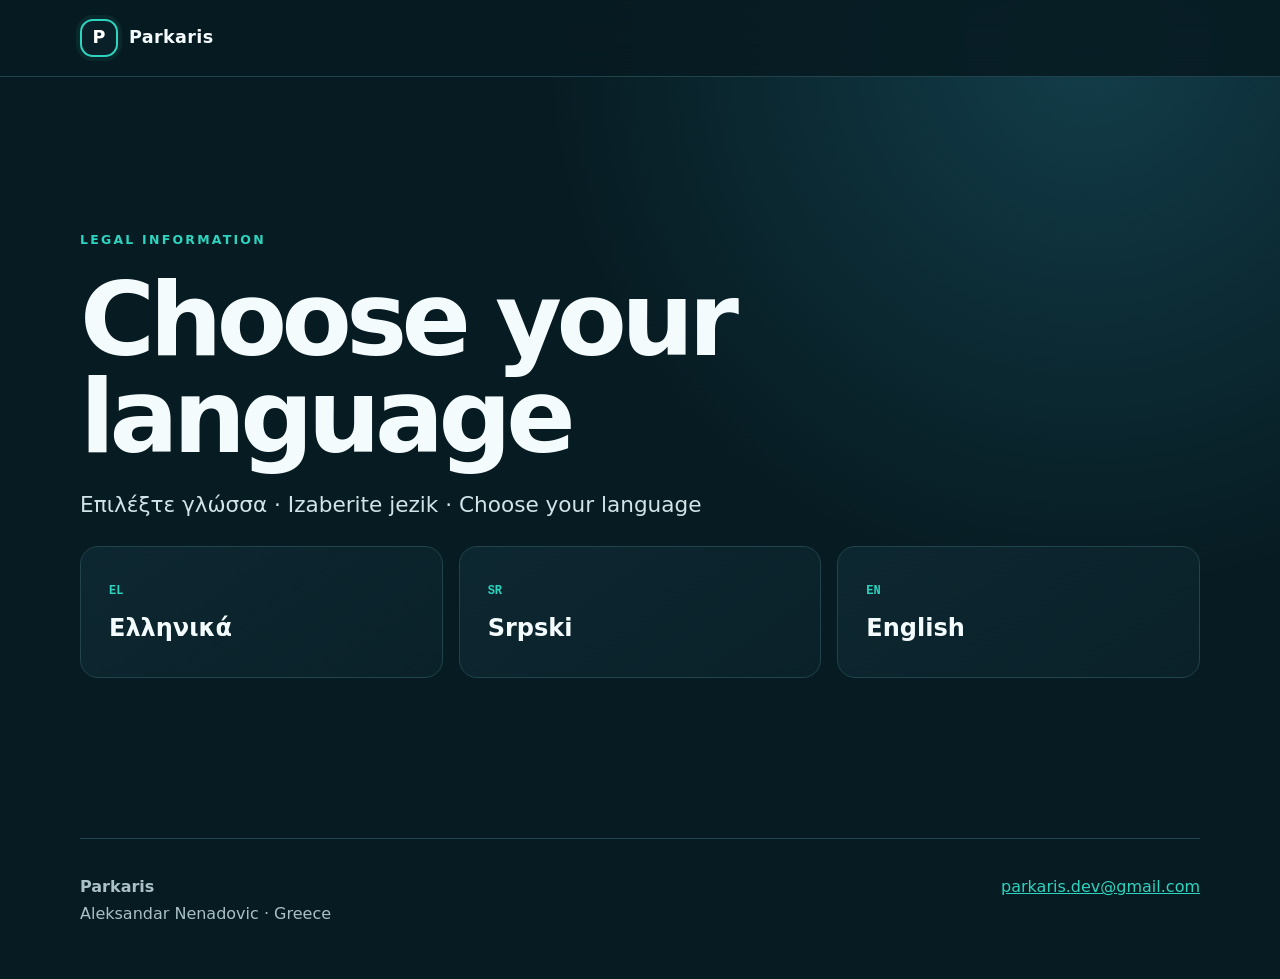
<file: index.html>
<!doctype html><html lang="en"><head><meta charset="utf-8"><meta name="viewport" content="width=device-width,initial-scale=1"><meta name="theme-color" content="#071b22"><meta name="description" content="Parkaris legal information."><title>Parkaris · Legal</title><link rel="icon" type="image/svg+xml" href="data:image/svg+xml,%3Csvg xmlns='http://www.w3.org/2000/svg' viewBox='0 0 64 64'%3E%3Crect width='64' height='64' rx='16' fill='%23071b22'/%3E%3Ccircle cx='32' cy='32' r='22' fill='none' stroke='%232dd4bf' stroke-width='4'/%3E%3Cpath d='M24 47V17h11c8 0 13 5 13 12S43 41 35 41h-5v6zm6-12h5c4 0 7-2 7-6s-3-6-7-6h-5z' fill='white'/%3E%3C/svg%3E"><link rel="stylesheet" href="styles.css"></head><body><header class="topbar"><nav class="shell nav"><a class="brand" href="./"><span class="mark">P</span>Parkaris</a></nav></header><main class="hero shell"><p class="eyebrow">LEGAL INFORMATION</p><h1>Choose your language</h1><p class="lede">Επιλέξτε γλώσσα · Izaberite jezik · Choose your language</p><section class="cards"><a class="card" href="el/"><span>EL</span><h2>Ελληνικά</h2></a><a class="card" href="sr/"><span>SR</span><h2>Srpski</h2></a><a class="card" href="en/"><span>EN</span><h2>English</h2></a></section></main><footer class="shell footer"><div><strong>Parkaris</strong><br>Aleksandar Nenadovic · Greece</div><a href="mailto:parkaris.dev@gmail.com">parkaris.dev@gmail.com</a></footer></body></html>
</file>
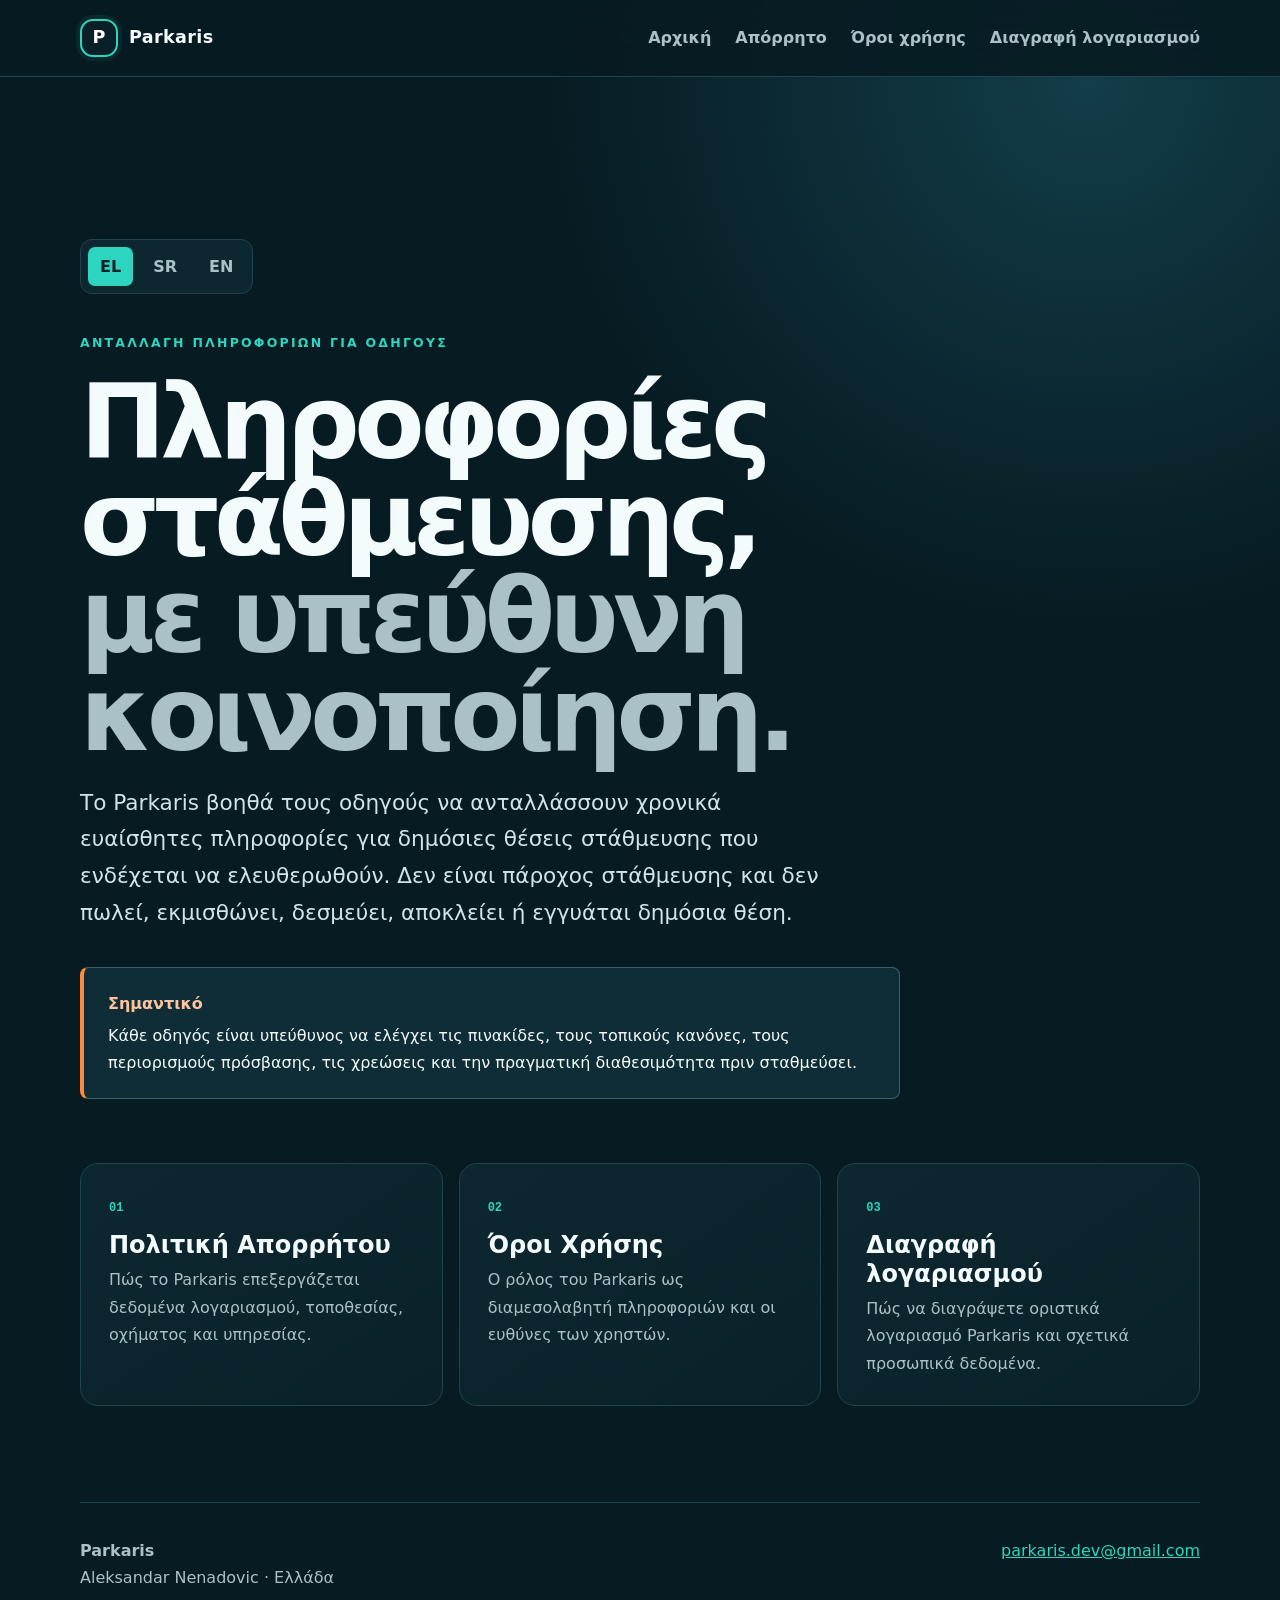
<file: el/index.html>
<!doctype html><html lang="el"><head><meta charset="utf-8"><meta name="viewport" content="width=device-width,initial-scale=1"><meta name="theme-color" content="#071b22"><meta name="description" content="Το Parkaris βοηθά τους οδηγούς να ανταλλάσσουν χρονικά ευαίσθητες πληροφορίες για δημόσιες θέσεις στάθμευσης που ενδέχεται να ελευθερωθούν. Δεν είναι πάροχος στάθμευσης και δεν πωλεί, εκμισθώνει, δεσμεύει, αποκλείει ή εγγυάται δημόσια θέση."><title>Parkaris · Parkaris</title><link rel="icon" type="image/svg+xml" href="data:image/svg+xml,%3Csvg xmlns='http://www.w3.org/2000/svg' viewBox='0 0 64 64'%3E%3Crect width='64' height='64' rx='16' fill='%23071b22'/%3E%3Ccircle cx='32' cy='32' r='22' fill='none' stroke='%232dd4bf' stroke-width='4'/%3E%3Cpath d='M24 47V17h11c8 0 13 5 13 12S43 41 35 41h-5v6zm6-12h5c4 0 7-2 7-6s-3-6-7-6h-5z' fill='white'/%3E%3C/svg%3E"><link rel="stylesheet" href="../styles.css"></head><body><header class="topbar"><nav class="shell nav"><a class="brand" href="../el/"><span class="mark">P</span>Parkaris</a><div class="navlinks"><a href="../el/">Αρχική</a><a href="../el/privacy/">Απόρρητο</a><a href="../el/terms/">Όροι χρήσης</a><a href="../el/delete-account/">Διαγραφή λογαριασμού</a></div></nav></header><main><section class="hero shell"><div class="langbar"><a href="../el/" class="active">EL</a><a href="../sr/">SR</a><a href="../en/">EN</a></div><p class="eyebrow">ΑΝΤΑΛΛΑΓΗ ΠΛΗΡΟΦΟΡΙΩΝ ΓΙΑ ΟΔΗΓΟΥΣ</p><h1>Πληροφορίες στάθμευσης,<br><span>με υπεύθυνη κοινοποίηση.</span></h1><p class="lede">Το Parkaris βοηθά τους οδηγούς να ανταλλάσσουν χρονικά ευαίσθητες πληροφορίες για δημόσιες θέσεις στάθμευσης που ενδέχεται να ελευθερωθούν. Δεν είναι πάροχος στάθμευσης και δεν πωλεί, εκμισθώνει, δεσμεύει, αποκλείει ή εγγυάται δημόσια θέση.</p><div class="notice"><strong>Σημαντικό</strong><p>Κάθε οδηγός είναι υπεύθυνος να ελέγχει τις πινακίδες, τους τοπικούς κανόνες, τους περιορισμούς πρόσβασης, τις χρεώσεις και την πραγματική διαθεσιμότητα πριν σταθμεύσει.</p></div></section><section class="shell cards"><a class="card" href="privacy/"><span>01</span><h2>Πολιτική Απορρήτου</h2><p>Πώς το Parkaris επεξεργάζεται δεδομένα λογαριασμού, τοποθεσίας, οχήματος και υπηρεσίας.</p></a><a class="card" href="terms/"><span>02</span><h2>Όροι Χρήσης</h2><p>Ο ρόλος του Parkaris ως διαμεσολαβητή πληροφοριών και οι ευθύνες των χρηστών.</p></a><a class="card" href="delete-account/"><span>03</span><h2>Διαγραφή λογαριασμού</h2><p>Πώς να διαγράψετε οριστικά λογαριασμό Parkaris και σχετικά προσωπικά δεδομένα.</p></a></section></main><footer class="shell footer"><div><strong>Parkaris</strong><br>Aleksandar Nenadovic · Ελλάδα</div><a href="mailto:parkaris.dev@gmail.com">parkaris.dev@gmail.com</a></footer></body></html>
</file>
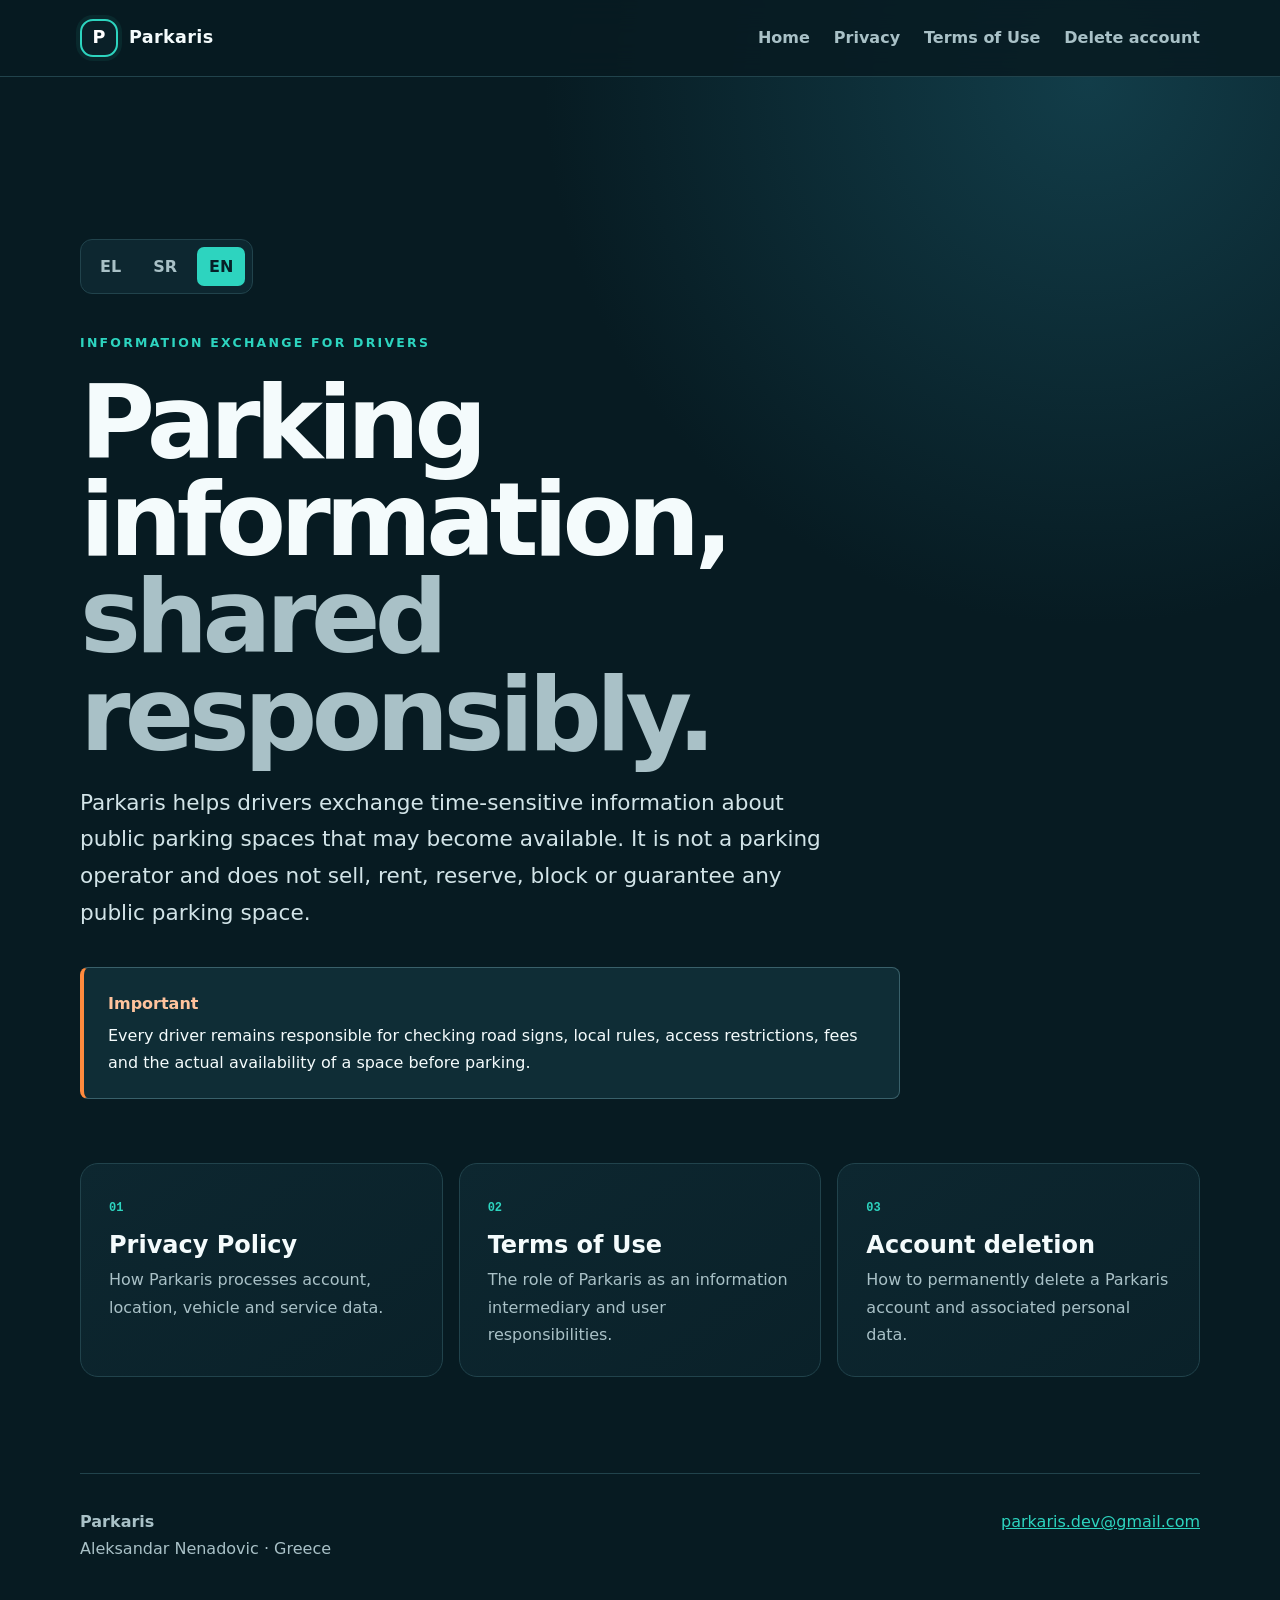
<file: en/index.html>
<!doctype html><html lang="en"><head><meta charset="utf-8"><meta name="viewport" content="width=device-width,initial-scale=1"><meta name="theme-color" content="#071b22"><meta name="description" content="Parkaris helps drivers exchange time-sensitive information about public parking spaces that may become available. It is not a parking operator and does not sell, rent, reserve, block or guarantee any public parking space."><title>Parkaris · Parkaris</title><link rel="icon" type="image/svg+xml" href="data:image/svg+xml,%3Csvg xmlns='http://www.w3.org/2000/svg' viewBox='0 0 64 64'%3E%3Crect width='64' height='64' rx='16' fill='%23071b22'/%3E%3Ccircle cx='32' cy='32' r='22' fill='none' stroke='%232dd4bf' stroke-width='4'/%3E%3Cpath d='M24 47V17h11c8 0 13 5 13 12S43 41 35 41h-5v6zm6-12h5c4 0 7-2 7-6s-3-6-7-6h-5z' fill='white'/%3E%3C/svg%3E"><link rel="stylesheet" href="../styles.css"></head><body><header class="topbar"><nav class="shell nav"><a class="brand" href="../en/"><span class="mark">P</span>Parkaris</a><div class="navlinks"><a href="../en/">Home</a><a href="../en/privacy/">Privacy</a><a href="../en/terms/">Terms of Use</a><a href="../en/delete-account/">Delete account</a></div></nav></header><main><section class="hero shell"><div class="langbar"><a href="../el/">EL</a><a href="../sr/">SR</a><a href="../en/" class="active">EN</a></div><p class="eyebrow">INFORMATION EXCHANGE FOR DRIVERS</p><h1>Parking information,<br><span>shared responsibly.</span></h1><p class="lede">Parkaris helps drivers exchange time-sensitive information about public parking spaces that may become available. It is not a parking operator and does not sell, rent, reserve, block or guarantee any public parking space.</p><div class="notice"><strong>Important</strong><p>Every driver remains responsible for checking road signs, local rules, access restrictions, fees and the actual availability of a space before parking.</p></div></section><section class="shell cards"><a class="card" href="privacy/"><span>01</span><h2>Privacy Policy</h2><p>How Parkaris processes account, location, vehicle and service data.</p></a><a class="card" href="terms/"><span>02</span><h2>Terms of Use</h2><p>The role of Parkaris as an information intermediary and user responsibilities.</p></a><a class="card" href="delete-account/"><span>03</span><h2>Account deletion</h2><p>How to permanently delete a Parkaris account and associated personal data.</p></a></section></main><footer class="shell footer"><div><strong>Parkaris</strong><br>Aleksandar Nenadovic · Greece</div><a href="mailto:parkaris.dev@gmail.com">parkaris.dev@gmail.com</a></footer></body></html>
</file>
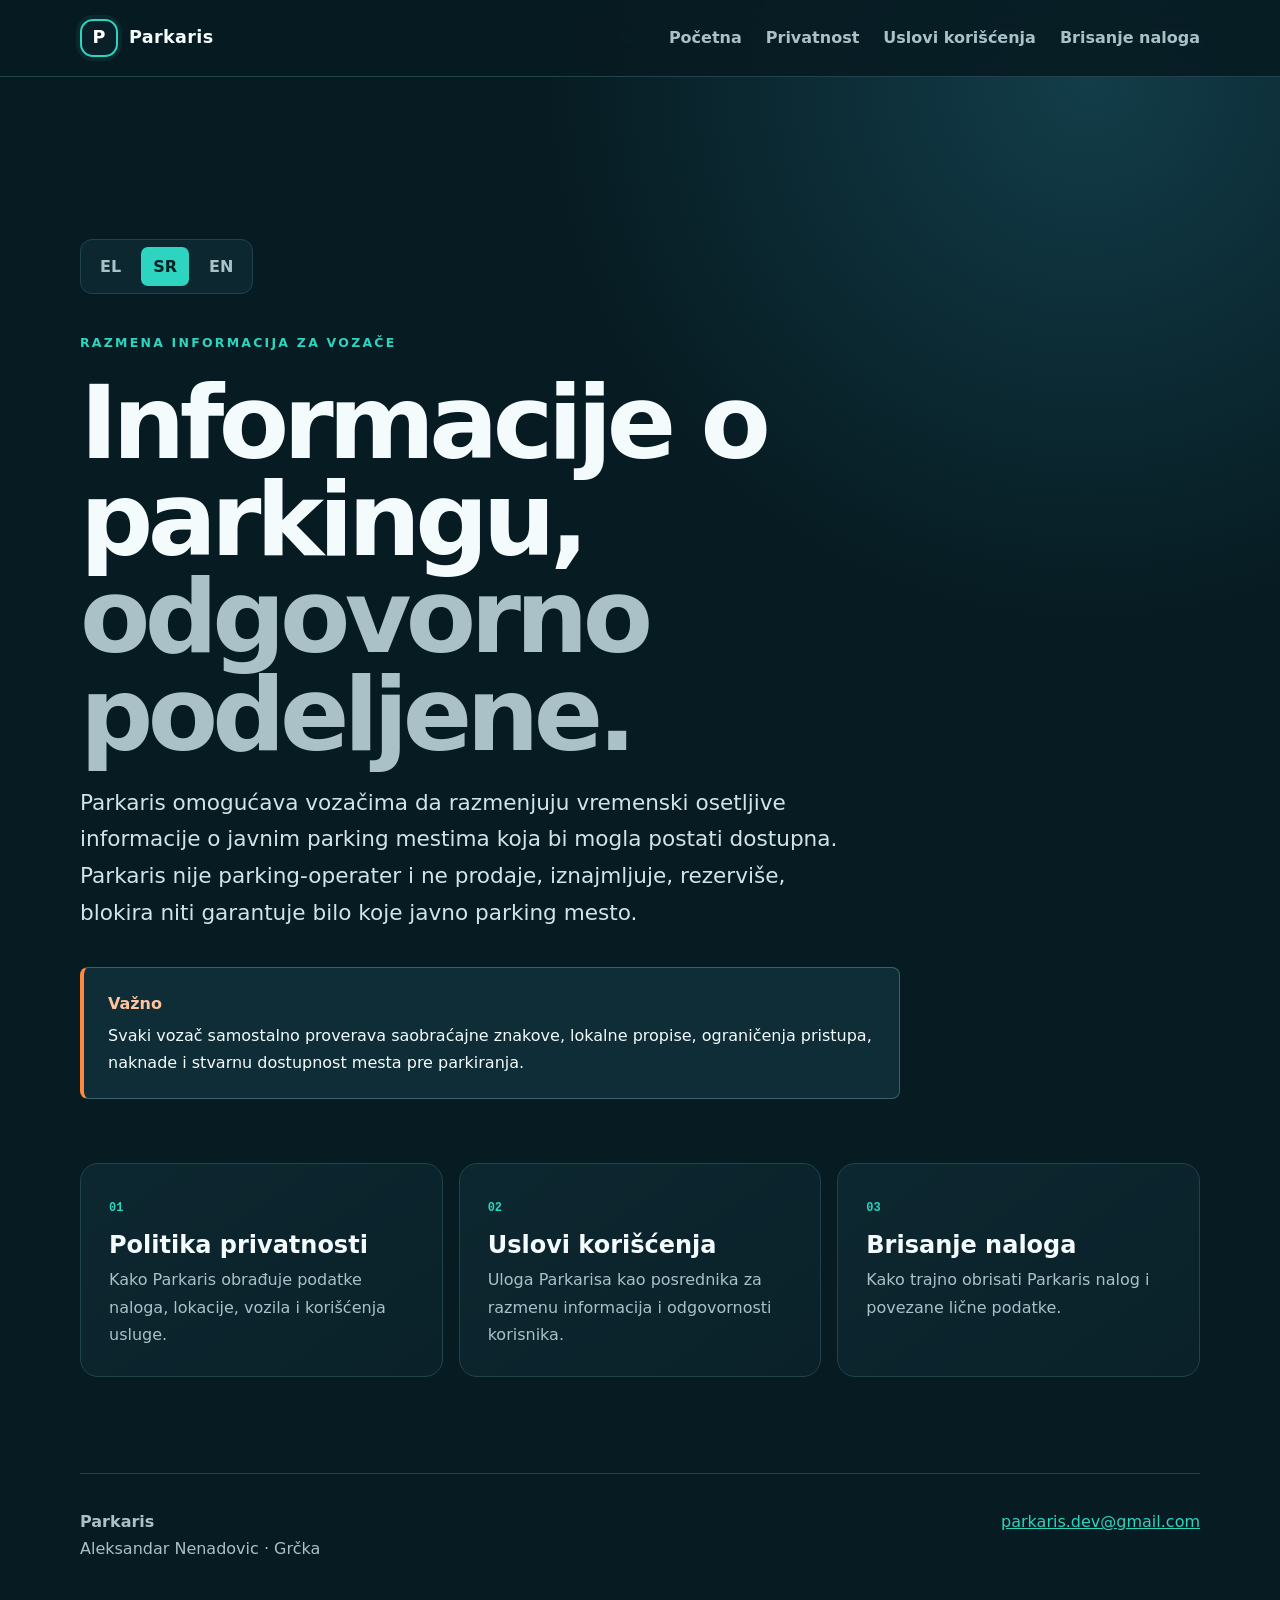
<file: sr/index.html>
<!doctype html><html lang="sr"><head><meta charset="utf-8"><meta name="viewport" content="width=device-width,initial-scale=1"><meta name="theme-color" content="#071b22"><meta name="description" content="Parkaris omogućava vozačima da razmenjuju vremenski osetljive informacije o javnim parking mestima koja bi mogla postati dostupna. Parkaris nije parking-operater i ne prodaje, iznajmljuje, rezerviše, blokira niti garantuje bilo koje javno parking mesto."><title>Parkaris · Parkaris</title><link rel="icon" type="image/svg+xml" href="data:image/svg+xml,%3Csvg xmlns='http://www.w3.org/2000/svg' viewBox='0 0 64 64'%3E%3Crect width='64' height='64' rx='16' fill='%23071b22'/%3E%3Ccircle cx='32' cy='32' r='22' fill='none' stroke='%232dd4bf' stroke-width='4'/%3E%3Cpath d='M24 47V17h11c8 0 13 5 13 12S43 41 35 41h-5v6zm6-12h5c4 0 7-2 7-6s-3-6-7-6h-5z' fill='white'/%3E%3C/svg%3E"><link rel="stylesheet" href="../styles.css"></head><body><header class="topbar"><nav class="shell nav"><a class="brand" href="../sr/"><span class="mark">P</span>Parkaris</a><div class="navlinks"><a href="../sr/">Početna</a><a href="../sr/privacy/">Privatnost</a><a href="../sr/terms/">Uslovi korišćenja</a><a href="../sr/delete-account/">Brisanje naloga</a></div></nav></header><main><section class="hero shell"><div class="langbar"><a href="../el/">EL</a><a href="../sr/" class="active">SR</a><a href="../en/">EN</a></div><p class="eyebrow">RAZMENA INFORMACIJA ZA VOZAČE</p><h1>Informacije o parkingu,<br><span>odgovorno podeljene.</span></h1><p class="lede">Parkaris omogućava vozačima da razmenjuju vremenski osetljive informacije o javnim parking mestima koja bi mogla postati dostupna. Parkaris nije parking-operater i ne prodaje, iznajmljuje, rezerviše, blokira niti garantuje bilo koje javno parking mesto.</p><div class="notice"><strong>Važno</strong><p>Svaki vozač samostalno proverava saobraćajne znakove, lokalne propise, ograničenja pristupa, naknade i stvarnu dostupnost mesta pre parkiranja.</p></div></section><section class="shell cards"><a class="card" href="privacy/"><span>01</span><h2>Politika privatnosti</h2><p>Kako Parkaris obrađuje podatke naloga, lokacije, vozila i korišćenja usluge.</p></a><a class="card" href="terms/"><span>02</span><h2>Uslovi korišćenja</h2><p>Uloga Parkarisa kao posrednika za razmenu informacija i odgovornosti korisnika.</p></a><a class="card" href="delete-account/"><span>03</span><h2>Brisanje naloga</h2><p>Kako trajno obrisati Parkaris nalog i povezane lične podatke.</p></a></section></main><footer class="shell footer"><div><strong>Parkaris</strong><br>Aleksandar Nenadovic · Grčka</div><a href="mailto:parkaris.dev@gmail.com">parkaris.dev@gmail.com</a></footer></body></html>
</file>
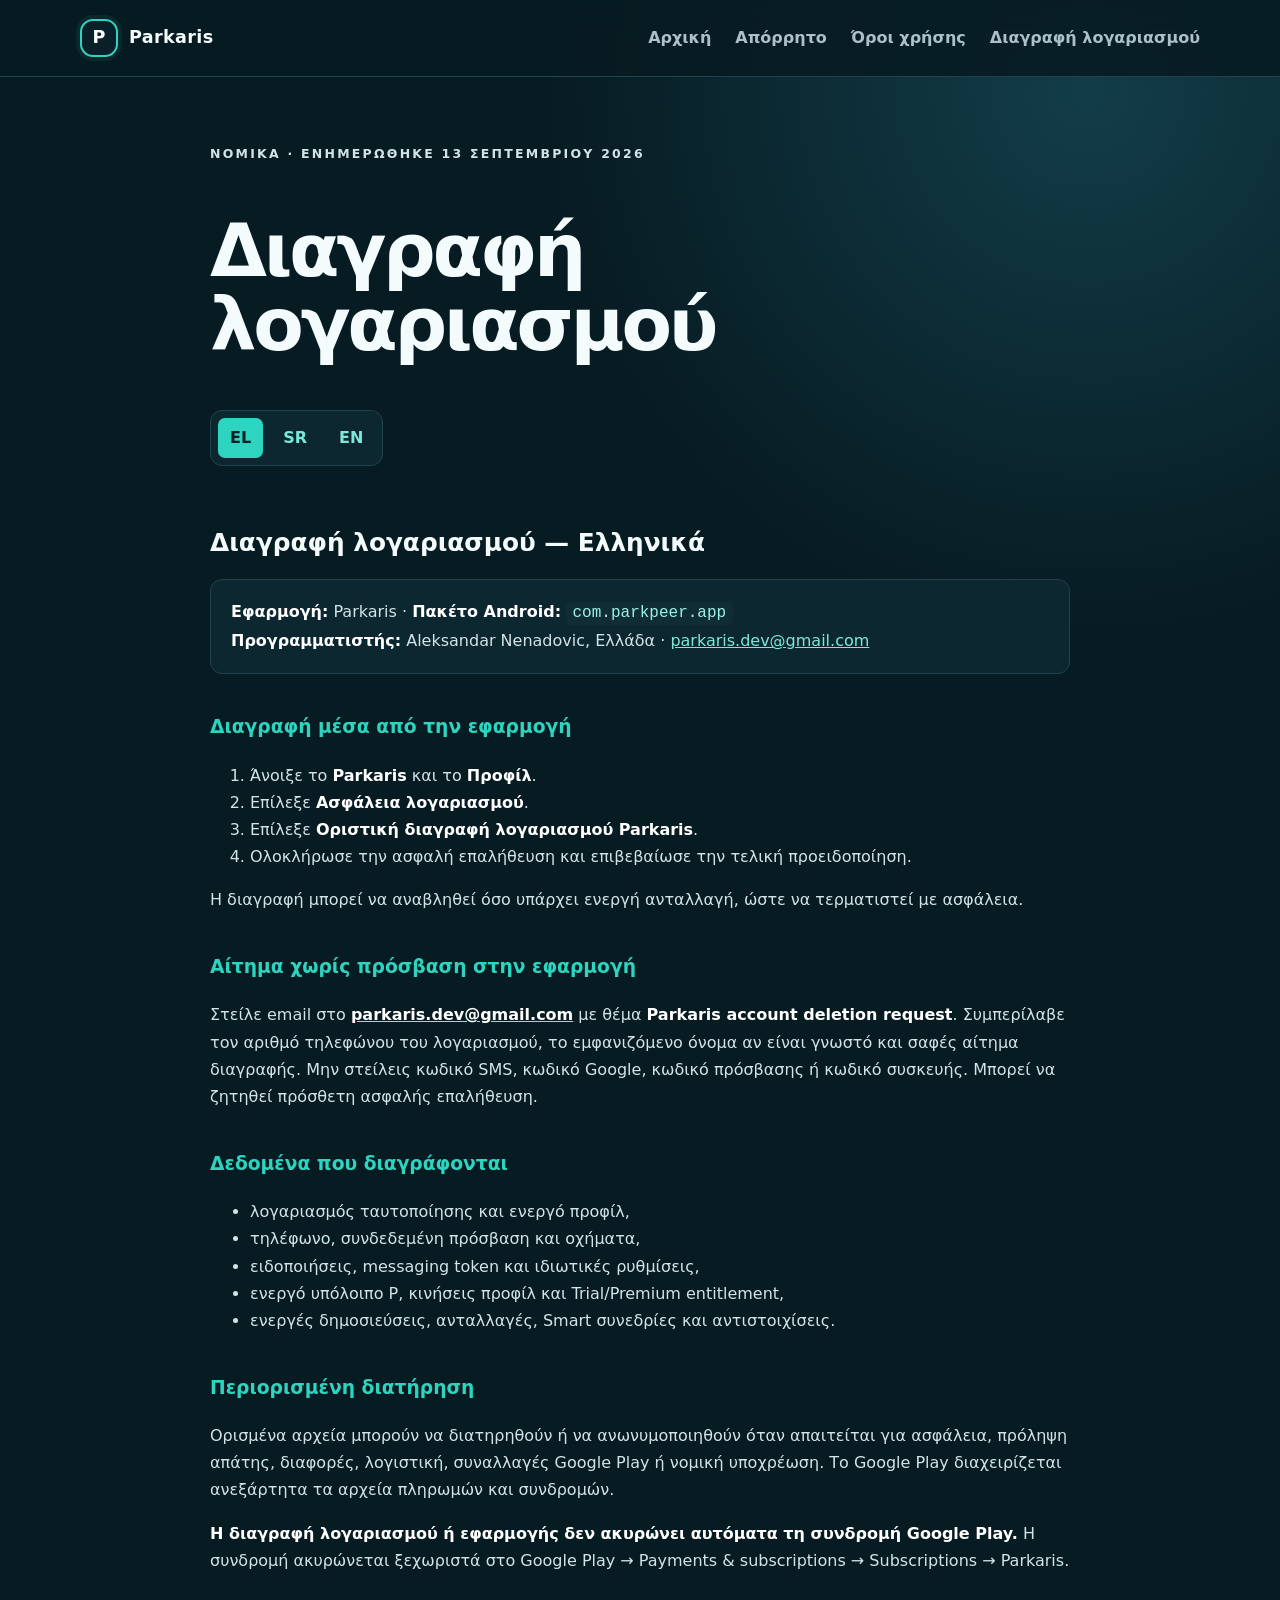
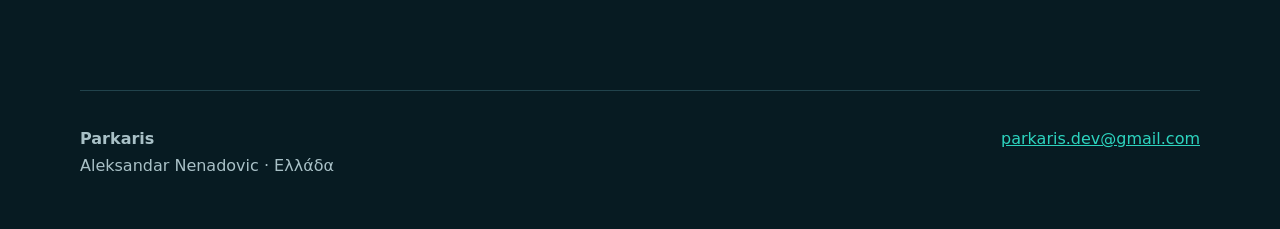
<file: el/delete-account/index.html>
<!doctype html><html lang="el"><head><meta charset="utf-8"><meta name="viewport" content="width=device-width,initial-scale=1"><meta name="theme-color" content="#071b22"><meta name="description" content="Πώς να διαγράψετε οριστικά λογαριασμό Parkaris και σχετικά προσωπικά δεδομένα."><title>Διαγραφή λογαριασμού · Parkaris</title><link rel="icon" type="image/svg+xml" href="data:image/svg+xml,%3Csvg xmlns='http://www.w3.org/2000/svg' viewBox='0 0 64 64'%3E%3Crect width='64' height='64' rx='16' fill='%23071b22'/%3E%3Ccircle cx='32' cy='32' r='22' fill='none' stroke='%232dd4bf' stroke-width='4'/%3E%3Cpath d='M24 47V17h11c8 0 13 5 13 12S43 41 35 41h-5v6zm6-12h5c4 0 7-2 7-6s-3-6-7-6h-5z' fill='white'/%3E%3C/svg%3E"><link rel="stylesheet" href="../../styles.css"></head><body><header class="topbar"><nav class="shell nav"><a class="brand" href="../../el/"><span class="mark">P</span>Parkaris</a><div class="navlinks"><a href="../../el/">Αρχική</a><a href="../../el/privacy/">Απόρρητο</a><a href="../../el/terms/">Όροι χρήσης</a><a href="../../el/delete-account/">Διαγραφή λογαριασμού</a></div></nav></header><main class="document"><p class="eyebrow">ΝΟΜΙΚΑ · ΕΝΗΜΕΡΩΘΗΚΕ 13 ΣΕΠΤΕΜΒΡΙΟΥ 2026</p><h1>Διαγραφή λογαριασμού</h1><div class="langbar"><a href="../../el/delete-account/" class="active">EL</a><a href="../../sr/delete-account/">SR</a><a href="../../en/delete-account/">EN</a></div><section class="legal-section"><h2>Διαγραφή λογαριασμού — Ελληνικά</h2><p class="legal-note"><strong>Εφαρμογή:</strong> Parkaris · <strong>Πακέτο Android:</strong> <code>com.parkpeer.app</code><br><strong>Προγραμματιστής:</strong> Aleksandar Nenadovic, Ελλάδα · <a href="mailto:parkaris.dev@gmail.com">parkaris.dev@gmail.com</a></p><h3>Διαγραφή μέσα από την εφαρμογή</h3><ol><li>Άνοιξε το <strong>Parkaris</strong> και το <strong>Προφίλ</strong>.</li><li>Επίλεξε <strong>Ασφάλεια λογαριασμού</strong>.</li><li>Επίλεξε <strong>Οριστική διαγραφή λογαριασμού Parkaris</strong>.</li><li>Ολοκλήρωσε την ασφαλή επαλήθευση και επιβεβαίωσε την τελική προειδοποίηση.</li></ol><p>Η διαγραφή μπορεί να αναβληθεί όσο υπάρχει ενεργή ανταλλαγή, ώστε να τερματιστεί με ασφάλεια.</p><h3>Αίτημα χωρίς πρόσβαση στην εφαρμογή</h3><p>Στείλε email στο <a href="mailto:parkaris.dev@gmail.com"><strong>parkaris.dev@gmail.com</strong></a> με θέμα <strong>Parkaris account deletion request</strong>. Συμπερίλαβε τον αριθμό τηλεφώνου του λογαριασμού, το εμφανιζόμενο όνομα αν είναι γνωστό και σαφές αίτημα διαγραφής. Μην στείλεις κωδικό SMS, κωδικό Google, κωδικό πρόσβασης ή κωδικό συσκευής. Μπορεί να ζητηθεί πρόσθετη ασφαλής επαλήθευση.</p><h3>Δεδομένα που διαγράφονται</h3><ul><li>λογαριασμός ταυτοποίησης και ενεργό προφίλ,</li><li>τηλέφωνο, συνδεδεμένη πρόσβαση και οχήματα,</li><li>ειδοποιήσεις, messaging token και ιδιωτικές ρυθμίσεις,</li><li>ενεργό υπόλοιπο P, κινήσεις προφίλ και Trial/Premium entitlement,</li><li>ενεργές δημοσιεύσεις, ανταλλαγές, Smart συνεδρίες και αντιστοιχίσεις.</li></ul><h3>Περιορισμένη διατήρηση</h3><p>Ορισμένα αρχεία μπορούν να διατηρηθούν ή να ανωνυμοποιηθούν όταν απαιτείται για ασφάλεια, πρόληψη απάτης, διαφορές, λογιστική, συναλλαγές Google Play ή νομική υποχρέωση. Το Google Play διαχειρίζεται ανεξάρτητα τα αρχεία πληρωμών και συνδρομών.</p><p><strong>Η διαγραφή λογαριασμού ή εφαρμογής δεν ακυρώνει αυτόματα τη συνδρομή Google Play.</strong> Η συνδρομή ακυρώνεται ξεχωριστά στο Google Play → Payments &amp; subscriptions → Subscriptions → Parkaris.</p></section></main><footer class="shell footer"><div><strong>Parkaris</strong><br>Aleksandar Nenadovic · Ελλάδα</div><a href="mailto:parkaris.dev@gmail.com">parkaris.dev@gmail.com</a></footer></body></html>
</file>
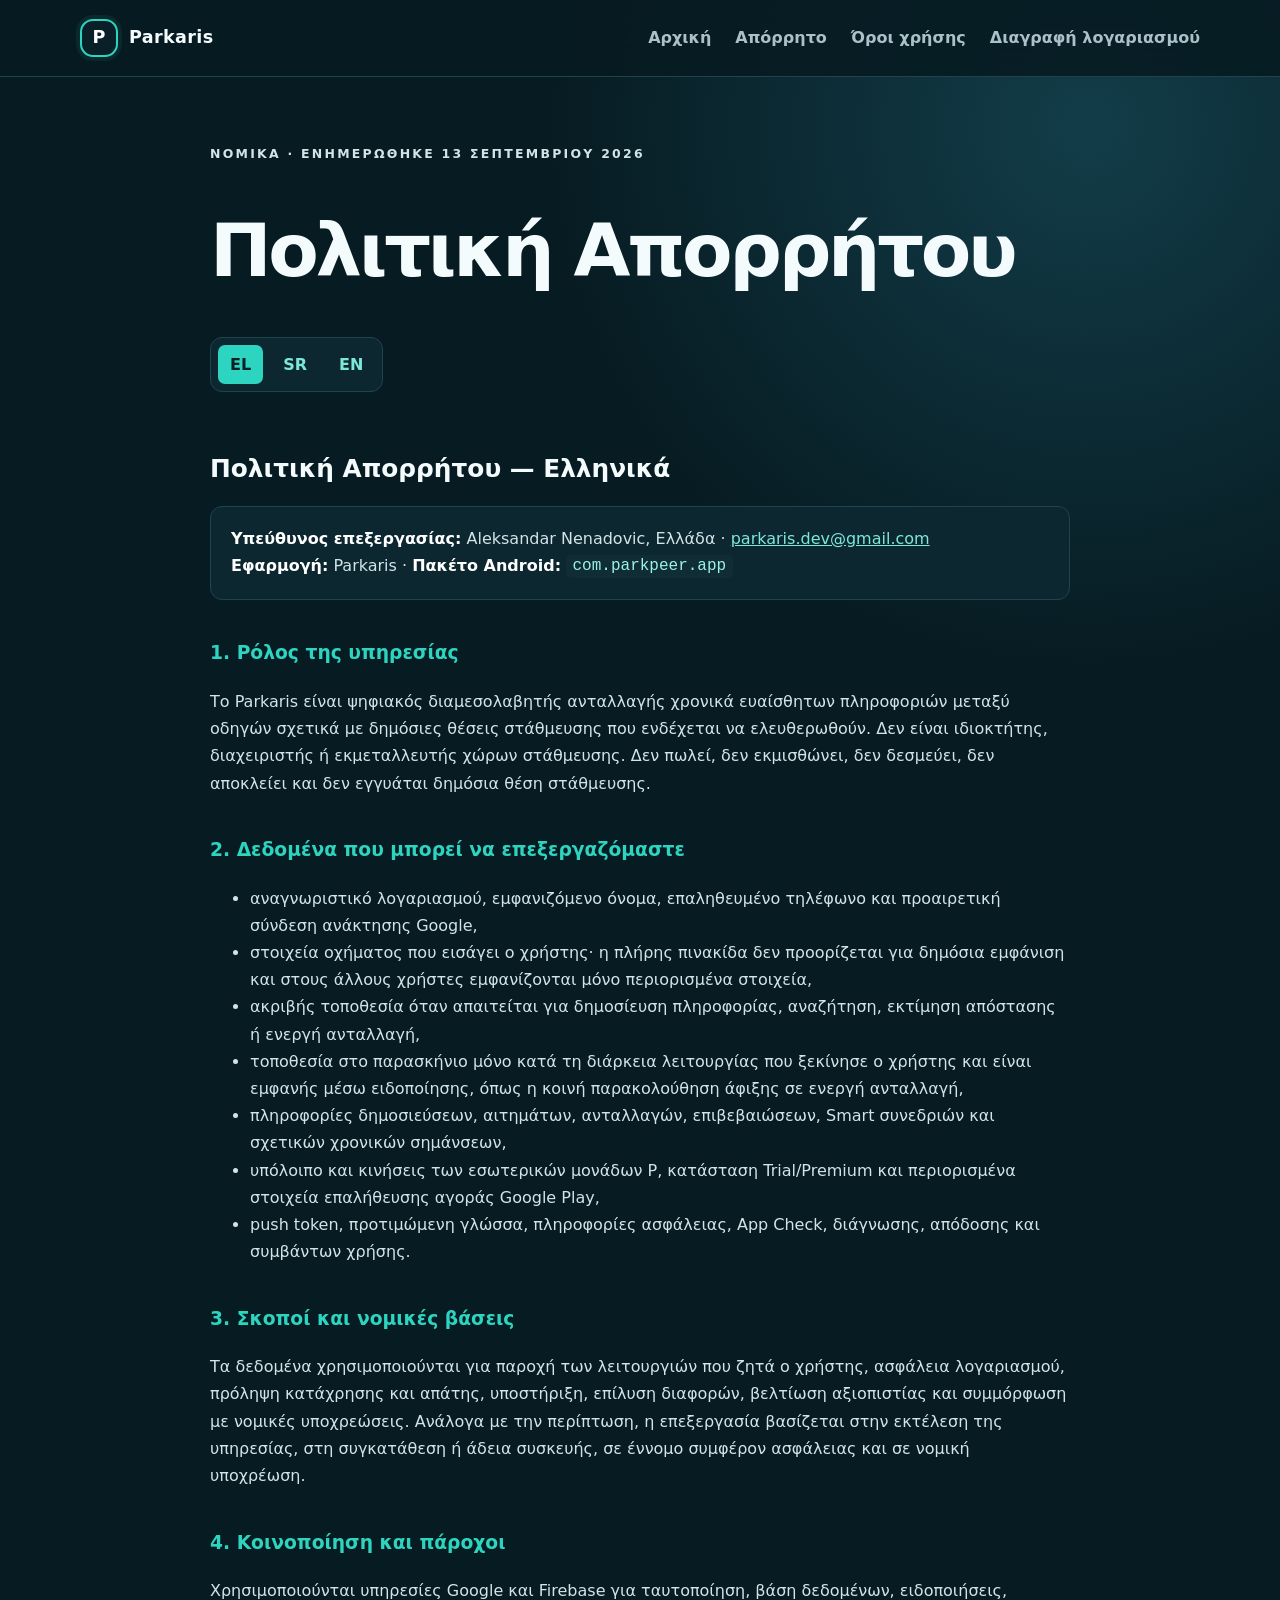
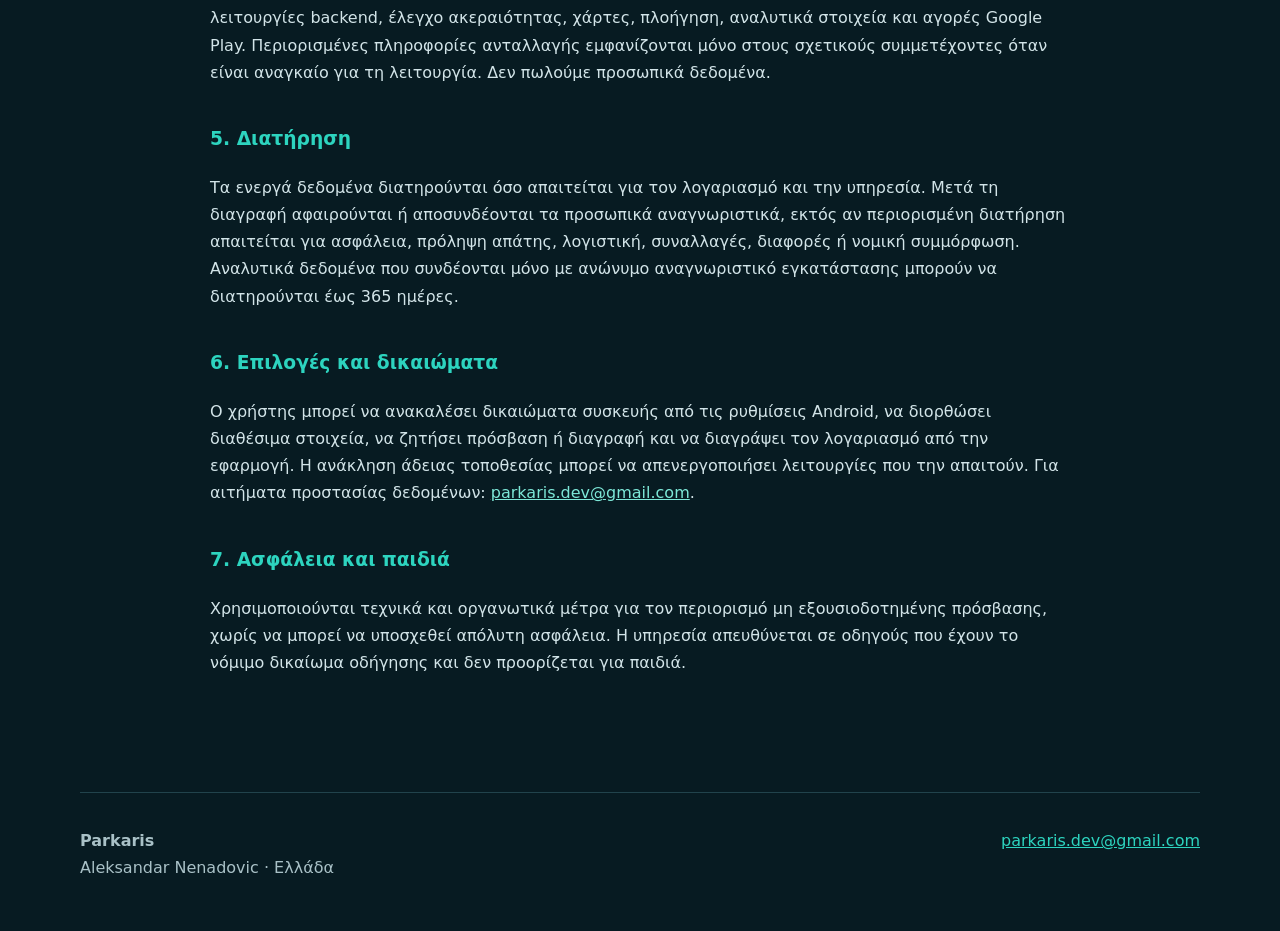
<file: el/privacy/index.html>
<!doctype html><html lang="el"><head><meta charset="utf-8"><meta name="viewport" content="width=device-width,initial-scale=1"><meta name="theme-color" content="#071b22"><meta name="description" content="Πώς το Parkaris επεξεργάζεται δεδομένα λογαριασμού, τοποθεσίας, οχήματος και υπηρεσίας."><title>Πολιτική Απορρήτου · Parkaris</title><link rel="icon" type="image/svg+xml" href="data:image/svg+xml,%3Csvg xmlns='http://www.w3.org/2000/svg' viewBox='0 0 64 64'%3E%3Crect width='64' height='64' rx='16' fill='%23071b22'/%3E%3Ccircle cx='32' cy='32' r='22' fill='none' stroke='%232dd4bf' stroke-width='4'/%3E%3Cpath d='M24 47V17h11c8 0 13 5 13 12S43 41 35 41h-5v6zm6-12h5c4 0 7-2 7-6s-3-6-7-6h-5z' fill='white'/%3E%3C/svg%3E"><link rel="stylesheet" href="../../styles.css"></head><body><header class="topbar"><nav class="shell nav"><a class="brand" href="../../el/"><span class="mark">P</span>Parkaris</a><div class="navlinks"><a href="../../el/">Αρχική</a><a href="../../el/privacy/">Απόρρητο</a><a href="../../el/terms/">Όροι χρήσης</a><a href="../../el/delete-account/">Διαγραφή λογαριασμού</a></div></nav></header><main class="document"><p class="eyebrow">ΝΟΜΙΚΑ · ΕΝΗΜΕΡΩΘΗΚΕ 13 ΣΕΠΤΕΜΒΡΙΟΥ 2026</p><h1>Πολιτική Απορρήτου</h1><div class="langbar"><a href="../../el/privacy/" class="active">EL</a><a href="../../sr/privacy/">SR</a><a href="../../en/privacy/">EN</a></div><section class="legal-section"><h2>Πολιτική Απορρήτου — Ελληνικά</h2><p class="legal-note"><strong>Υπεύθυνος επεξεργασίας:</strong> Aleksandar Nenadovic, Ελλάδα · <a href="mailto:parkaris.dev@gmail.com">parkaris.dev@gmail.com</a><br><strong>Εφαρμογή:</strong> Parkaris · <strong>Πακέτο Android:</strong> <code>com.parkpeer.app</code></p><h3>1. Ρόλος της υπηρεσίας</h3><p>Το Parkaris είναι ψηφιακός διαμεσολαβητής ανταλλαγής χρονικά ευαίσθητων πληροφοριών μεταξύ οδηγών σχετικά με δημόσιες θέσεις στάθμευσης που ενδέχεται να ελευθερωθούν. Δεν είναι ιδιοκτήτης, διαχειριστής ή εκμεταλλευτής χώρων στάθμευσης. Δεν πωλεί, δεν εκμισθώνει, δεν δεσμεύει, δεν αποκλείει και δεν εγγυάται δημόσια θέση στάθμευσης.</p><h3>2. Δεδομένα που μπορεί να επεξεργαζόμαστε</h3><ul><li>αναγνωριστικό λογαριασμού, εμφανιζόμενο όνομα, επαληθευμένο τηλέφωνο και προαιρετική σύνδεση ανάκτησης Google,</li><li>στοιχεία οχήματος που εισάγει ο χρήστης· η πλήρης πινακίδα δεν προορίζεται για δημόσια εμφάνιση και στους άλλους χρήστες εμφανίζονται μόνο περιορισμένα στοιχεία,</li><li>ακριβής τοποθεσία όταν απαιτείται για δημοσίευση πληροφορίας, αναζήτηση, εκτίμηση απόστασης ή ενεργή ανταλλαγή,</li><li>τοποθεσία στο παρασκήνιο μόνο κατά τη διάρκεια λειτουργίας που ξεκίνησε ο χρήστης και είναι εμφανής μέσω ειδοποίησης, όπως η κοινή παρακολούθηση άφιξης σε ενεργή ανταλλαγή,</li><li>πληροφορίες δημοσιεύσεων, αιτημάτων, ανταλλαγών, επιβεβαιώσεων, Smart συνεδριών και σχετικών χρονικών σημάνσεων,</li><li>υπόλοιπο και κινήσεις των εσωτερικών μονάδων P, κατάσταση Trial/Premium και περιορισμένα στοιχεία επαλήθευσης αγοράς Google Play,</li><li>push token, προτιμώμενη γλώσσα, πληροφορίες ασφάλειας, App Check, διάγνωσης, απόδοσης και συμβάντων χρήσης.</li></ul><h3>3. Σκοποί και νομικές βάσεις</h3><p>Τα δεδομένα χρησιμοποιούνται για παροχή των λειτουργιών που ζητά ο χρήστης, ασφάλεια λογαριασμού, πρόληψη κατάχρησης και απάτης, υποστήριξη, επίλυση διαφορών, βελτίωση αξιοπιστίας και συμμόρφωση με νομικές υποχρεώσεις. Ανάλογα με την περίπτωση, η επεξεργασία βασίζεται στην εκτέλεση της υπηρεσίας, στη συγκατάθεση ή άδεια συσκευής, σε έννομο συμφέρον ασφάλειας και σε νομική υποχρέωση.</p><h3>4. Κοινοποίηση και πάροχοι</h3><p>Χρησιμοποιούνται υπηρεσίες Google και Firebase για ταυτοποίηση, βάση δεδομένων, ειδοποιήσεις, λειτουργίες backend, έλεγχο ακεραιότητας, χάρτες, πλοήγηση, αναλυτικά στοιχεία και αγορές Google Play. Περιορισμένες πληροφορίες ανταλλαγής εμφανίζονται μόνο στους σχετικούς συμμετέχοντες όταν είναι αναγκαίο για τη λειτουργία. Δεν πωλούμε προσωπικά δεδομένα.</p><h3>5. Διατήρηση</h3><p>Τα ενεργά δεδομένα διατηρούνται όσο απαιτείται για τον λογαριασμό και την υπηρεσία. Μετά τη διαγραφή αφαιρούνται ή αποσυνδέονται τα προσωπικά αναγνωριστικά, εκτός αν περιορισμένη διατήρηση απαιτείται για ασφάλεια, πρόληψη απάτης, λογιστική, συναλλαγές, διαφορές ή νομική συμμόρφωση. Αναλυτικά δεδομένα που συνδέονται μόνο με ανώνυμο αναγνωριστικό εγκατάστασης μπορούν να διατηρούνται έως 365 ημέρες.</p><h3>6. Επιλογές και δικαιώματα</h3><p>Ο χρήστης μπορεί να ανακαλέσει δικαιώματα συσκευής από τις ρυθμίσεις Android, να διορθώσει διαθέσιμα στοιχεία, να ζητήσει πρόσβαση ή διαγραφή και να διαγράψει τον λογαριασμό από την εφαρμογή. Η ανάκληση άδειας τοποθεσίας μπορεί να απενεργοποιήσει λειτουργίες που την απαιτούν. Για αιτήματα προστασίας δεδομένων: <a href="mailto:parkaris.dev@gmail.com">parkaris.dev@gmail.com</a>.</p><h3>7. Ασφάλεια και παιδιά</h3><p>Χρησιμοποιούνται τεχνικά και οργανωτικά μέτρα για τον περιορισμό μη εξουσιοδοτημένης πρόσβασης, χωρίς να μπορεί να υποσχεθεί απόλυτη ασφάλεια. Η υπηρεσία απευθύνεται σε οδηγούς που έχουν το νόμιμο δικαίωμα οδήγησης και δεν προορίζεται για παιδιά.</p></section></main><footer class="shell footer"><div><strong>Parkaris</strong><br>Aleksandar Nenadovic · Ελλάδα</div><a href="mailto:parkaris.dev@gmail.com">parkaris.dev@gmail.com</a></footer></body></html>
</file>
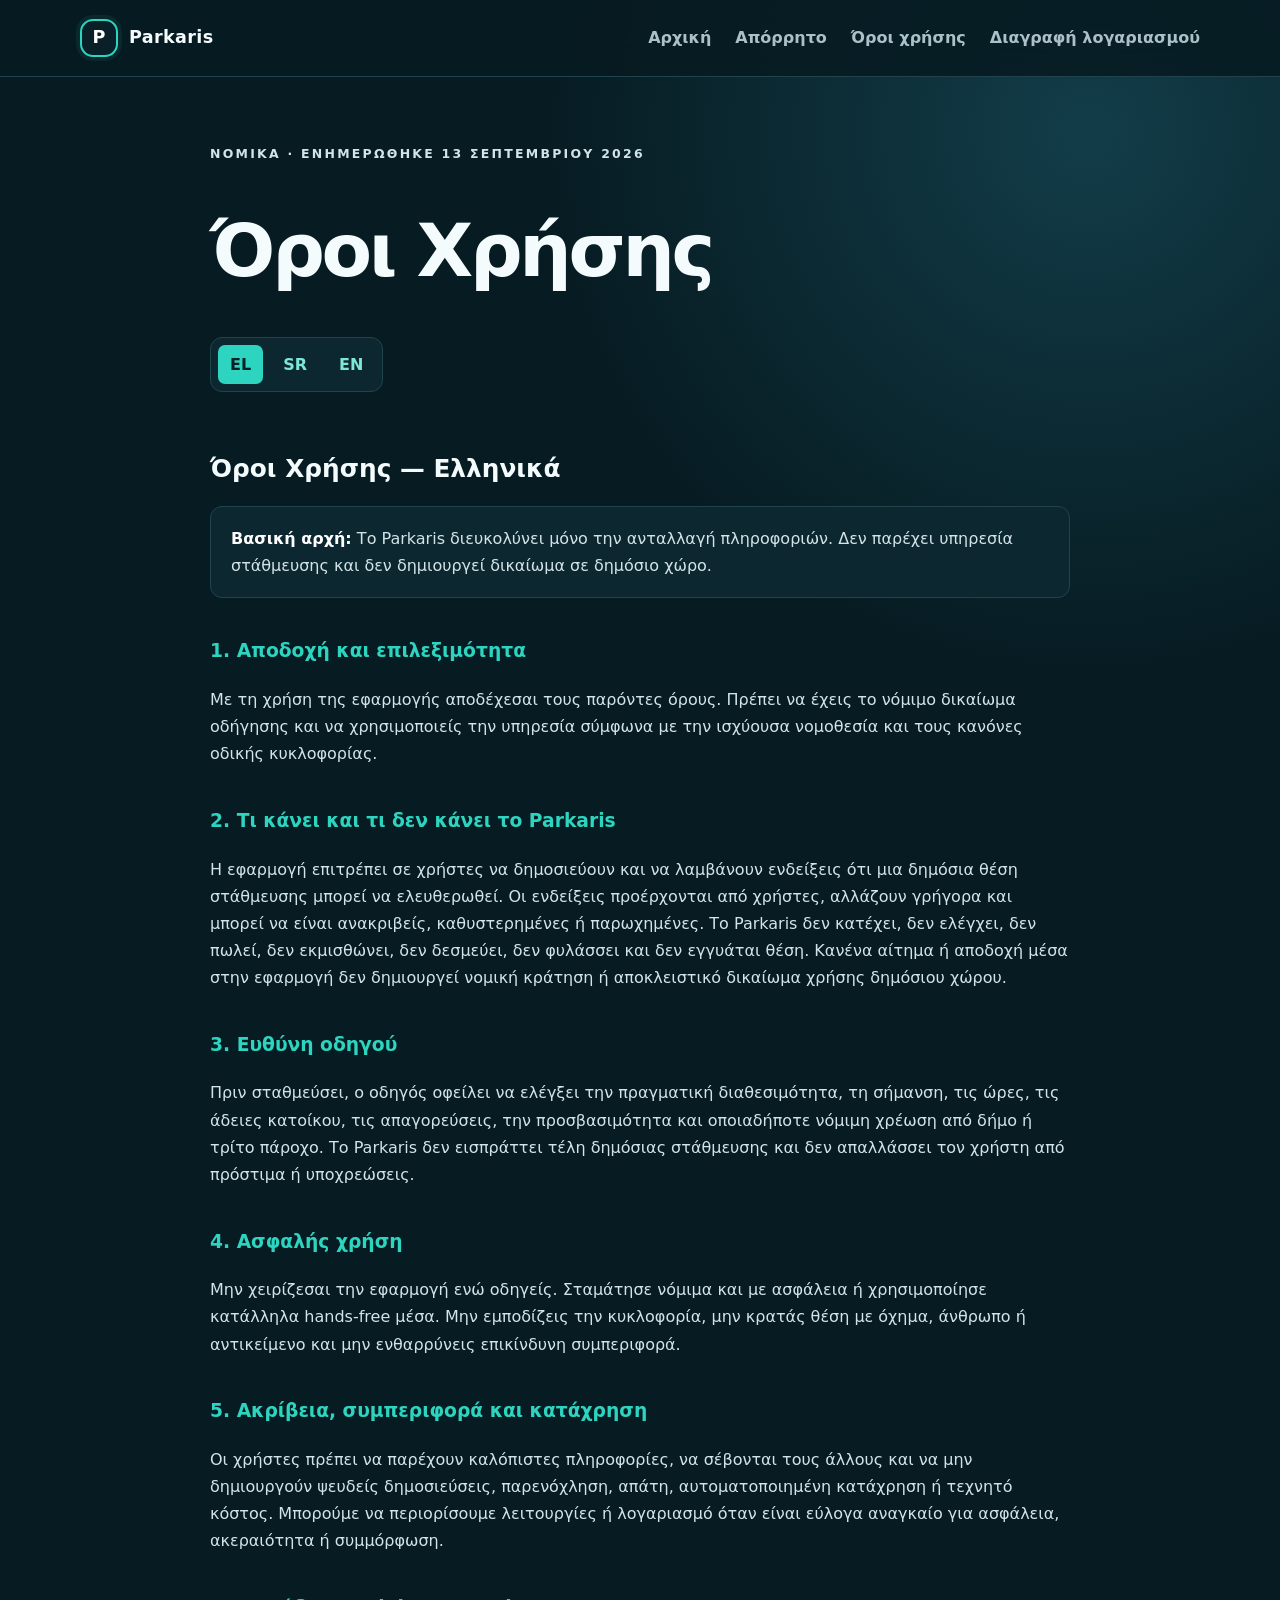
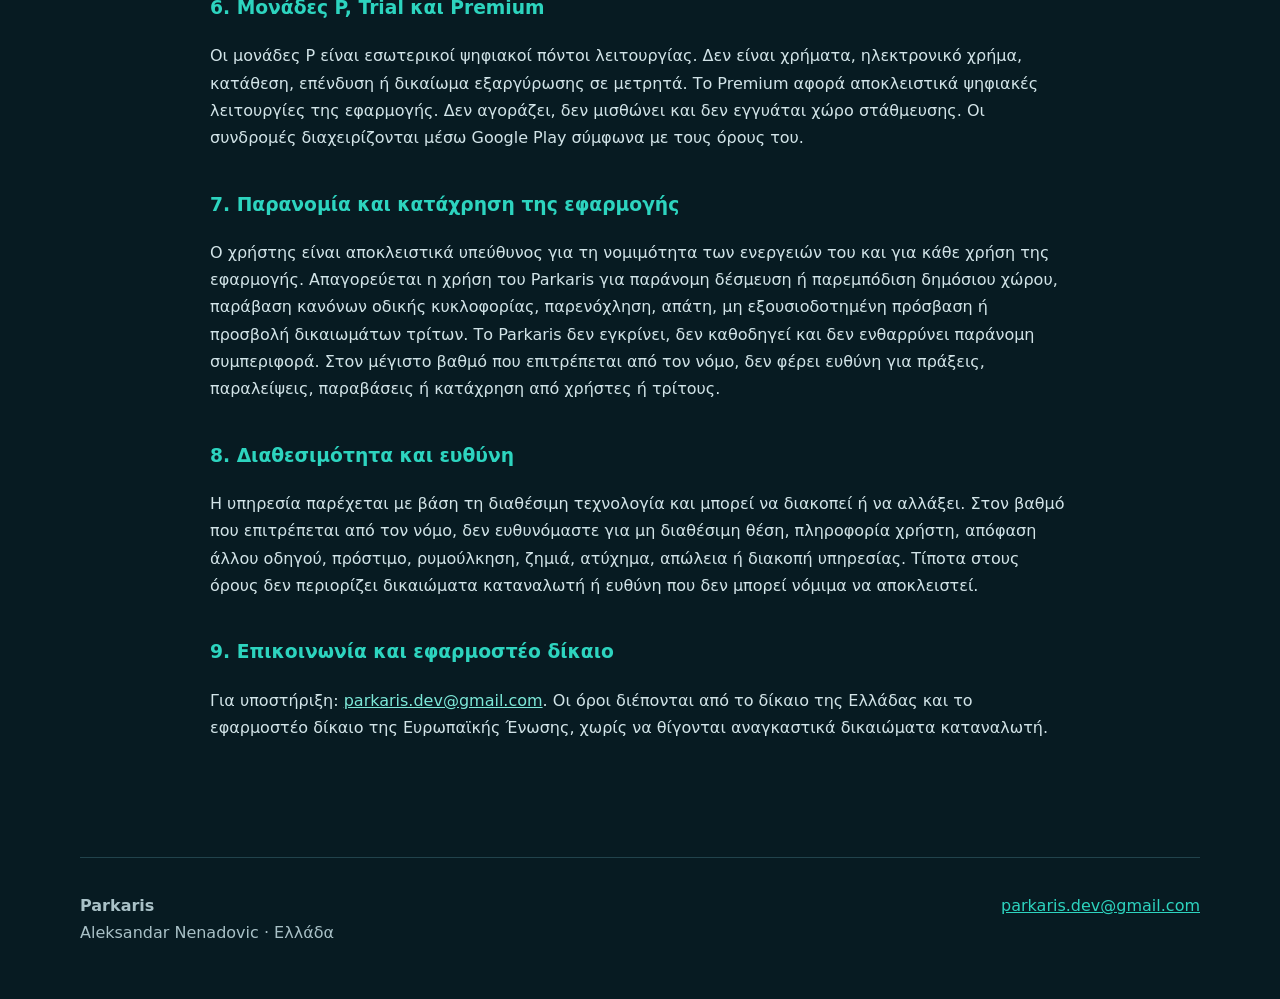
<file: el/terms/index.html>
<!doctype html><html lang="el"><head><meta charset="utf-8"><meta name="viewport" content="width=device-width,initial-scale=1"><meta name="theme-color" content="#071b22"><meta name="description" content="Ο ρόλος του Parkaris ως διαμεσολαβητή πληροφοριών και οι ευθύνες των χρηστών."><title>Όροι Χρήσης · Parkaris</title><link rel="icon" type="image/svg+xml" href="data:image/svg+xml,%3Csvg xmlns='http://www.w3.org/2000/svg' viewBox='0 0 64 64'%3E%3Crect width='64' height='64' rx='16' fill='%23071b22'/%3E%3Ccircle cx='32' cy='32' r='22' fill='none' stroke='%232dd4bf' stroke-width='4'/%3E%3Cpath d='M24 47V17h11c8 0 13 5 13 12S43 41 35 41h-5v6zm6-12h5c4 0 7-2 7-6s-3-6-7-6h-5z' fill='white'/%3E%3C/svg%3E"><link rel="stylesheet" href="../../styles.css"></head><body><header class="topbar"><nav class="shell nav"><a class="brand" href="../../el/"><span class="mark">P</span>Parkaris</a><div class="navlinks"><a href="../../el/">Αρχική</a><a href="../../el/privacy/">Απόρρητο</a><a href="../../el/terms/">Όροι χρήσης</a><a href="../../el/delete-account/">Διαγραφή λογαριασμού</a></div></nav></header><main class="document"><p class="eyebrow">ΝΟΜΙΚΑ · ΕΝΗΜΕΡΩΘΗΚΕ 13 ΣΕΠΤΕΜΒΡΙΟΥ 2026</p><h1>Όροι Χρήσης</h1><div class="langbar"><a href="../../el/terms/" class="active">EL</a><a href="../../sr/terms/">SR</a><a href="../../en/terms/">EN</a></div><section class="legal-section">
<h2>Όροι Χρήσης — Ελληνικά</h2>
<p class="legal-note">
<strong>Βασική αρχή:</strong> Το Parkaris διευκολύνει μόνο την ανταλλαγή πληροφοριών. Δεν παρέχει υπηρεσία στάθμευσης και δεν δημιουργεί δικαίωμα σε δημόσιο χώρο.</p>
<h3>1. Αποδοχή και επιλεξιμότητα</h3>
<p>Με τη χρήση της εφαρμογής αποδέχεσαι τους παρόντες όρους. Πρέπει να έχεις το νόμιμο δικαίωμα οδήγησης και να χρησιμοποιείς την υπηρεσία σύμφωνα με την ισχύουσα νομοθεσία και τους κανόνες οδικής κυκλοφορίας.</p>
<h3>2. Τι κάνει και τι δεν κάνει το Parkaris</h3>
<p>Η εφαρμογή επιτρέπει σε χρήστες να δημοσιεύουν και να λαμβάνουν ενδείξεις ότι μια δημόσια θέση στάθμευσης μπορεί να ελευθερωθεί. Οι ενδείξεις προέρχονται από χρήστες, αλλάζουν γρήγορα και μπορεί να είναι ανακριβείς, καθυστερημένες ή παρωχημένες. Το Parkaris δεν κατέχει, δεν ελέγχει, δεν πωλεί, δεν εκμισθώνει, δεν δεσμεύει, δεν φυλάσσει και δεν εγγυάται θέση. Κανένα αίτημα ή αποδοχή μέσα στην εφαρμογή δεν δημιουργεί νομική κράτηση ή αποκλειστικό δικαίωμα χρήσης δημόσιου χώρου.</p>
<h3>3. Ευθύνη οδηγού</h3>
<p>Πριν σταθμεύσει, ο οδηγός οφείλει να ελέγξει την πραγματική διαθεσιμότητα, τη σήμανση, τις ώρες, τις άδειες κατοίκου, τις απαγορεύσεις, την προσβασιμότητα και οποιαδήποτε νόμιμη χρέωση από δήμο ή τρίτο πάροχο. Το Parkaris δεν εισπράττει τέλη δημόσιας στάθμευσης και δεν απαλλάσσει τον χρήστη από πρόστιμα ή υποχρεώσεις.</p>
<h3>4. Ασφαλής χρήση</h3>
<p>Μην χειρίζεσαι την εφαρμογή ενώ οδηγείς. Σταμάτησε νόμιμα και με ασφάλεια ή χρησιμοποίησε κατάλληλα hands-free μέσα. Μην εμποδίζεις την κυκλοφορία, μην κρατάς θέση με όχημα, άνθρωπο ή αντικείμενο και μην ενθαρρύνεις επικίνδυνη συμπεριφορά.</p>
<h3>5. Ακρίβεια, συμπεριφορά και κατάχρηση</h3>
<p>Οι χρήστες πρέπει να παρέχουν καλόπιστες πληροφορίες, να σέβονται τους άλλους και να μην δημιουργούν ψευδείς δημοσιεύσεις, παρενόχληση, απάτη, αυτοματοποιημένη κατάχρηση ή τεχνητό κόστος. Μπορούμε να περιορίσουμε λειτουργίες ή λογαριασμό όταν είναι εύλογα αναγκαίο για ασφάλεια, ακεραιότητα ή συμμόρφωση.</p>
<h3>6. Μονάδες P, Trial και Premium</h3>
<p>Οι μονάδες P είναι εσωτερικοί ψηφιακοί πόντοι λειτουργίας. Δεν είναι χρήματα, ηλεκτρονικό χρήμα, κατάθεση, επένδυση ή δικαίωμα εξαργύρωσης σε μετρητά. Το Premium αφορά αποκλειστικά ψηφιακές λειτουργίες της εφαρμογής. Δεν αγοράζει, δεν μισθώνει και δεν εγγυάται χώρο στάθμευσης. Οι συνδρομές διαχειρίζονται μέσω Google Play σύμφωνα με τους όρους του.</p>
<h3>7. Παρανομία και κατάχρηση της εφαρμογής</h3>
<p>Ο χρήστης είναι αποκλειστικά υπεύθυνος για τη νομιμότητα των ενεργειών του και για κάθε χρήση της εφαρμογής. Απαγορεύεται η χρήση του Parkaris για παράνομη δέσμευση ή παρεμπόδιση δημόσιου χώρου, παράβαση κανόνων οδικής κυκλοφορίας, παρενόχληση, απάτη, μη εξουσιοδοτημένη πρόσβαση ή προσβολή δικαιωμάτων τρίτων. Το Parkaris δεν εγκρίνει, δεν καθοδηγεί και δεν ενθαρρύνει παράνομη συμπεριφορά. Στον μέγιστο βαθμό που επιτρέπεται από τον νόμο, δεν φέρει ευθύνη για πράξεις, παραλείψεις, παραβάσεις ή κατάχρηση από χρήστες ή τρίτους.</p>
<h3>8. Διαθεσιμότητα και ευθύνη</h3>
<p>Η υπηρεσία παρέχεται με βάση τη διαθέσιμη τεχνολογία και μπορεί να διακοπεί ή να αλλάξει. Στον βαθμό που επιτρέπεται από τον νόμο, δεν ευθυνόμαστε για μη διαθέσιμη θέση, πληροφορία χρήστη, απόφαση άλλου οδηγού, πρόστιμο, ρυμούλκηση, ζημιά, ατύχημα, απώλεια ή διακοπή υπηρεσίας. Τίποτα στους όρους δεν περιορίζει δικαιώματα καταναλωτή ή ευθύνη που δεν μπορεί νόμιμα να αποκλειστεί.</p>
<h3>9. Επικοινωνία και εφαρμοστέο δίκαιο</h3>
<p>Για υποστήριξη: <a href="mailto:parkaris.dev@gmail.com">parkaris.dev@gmail.com</a>. Οι όροι διέπονται από το δίκαιο της Ελλάδας και το εφαρμοστέο δίκαιο της Ευρωπαϊκής Ένωσης, χωρίς να θίγονται αναγκαστικά δικαιώματα καταναλωτή.</p>
</section></main><footer class="shell footer"><div><strong>Parkaris</strong><br>Aleksandar Nenadovic · Ελλάδα</div><a href="mailto:parkaris.dev@gmail.com">parkaris.dev@gmail.com</a></footer></body></html>
</file>
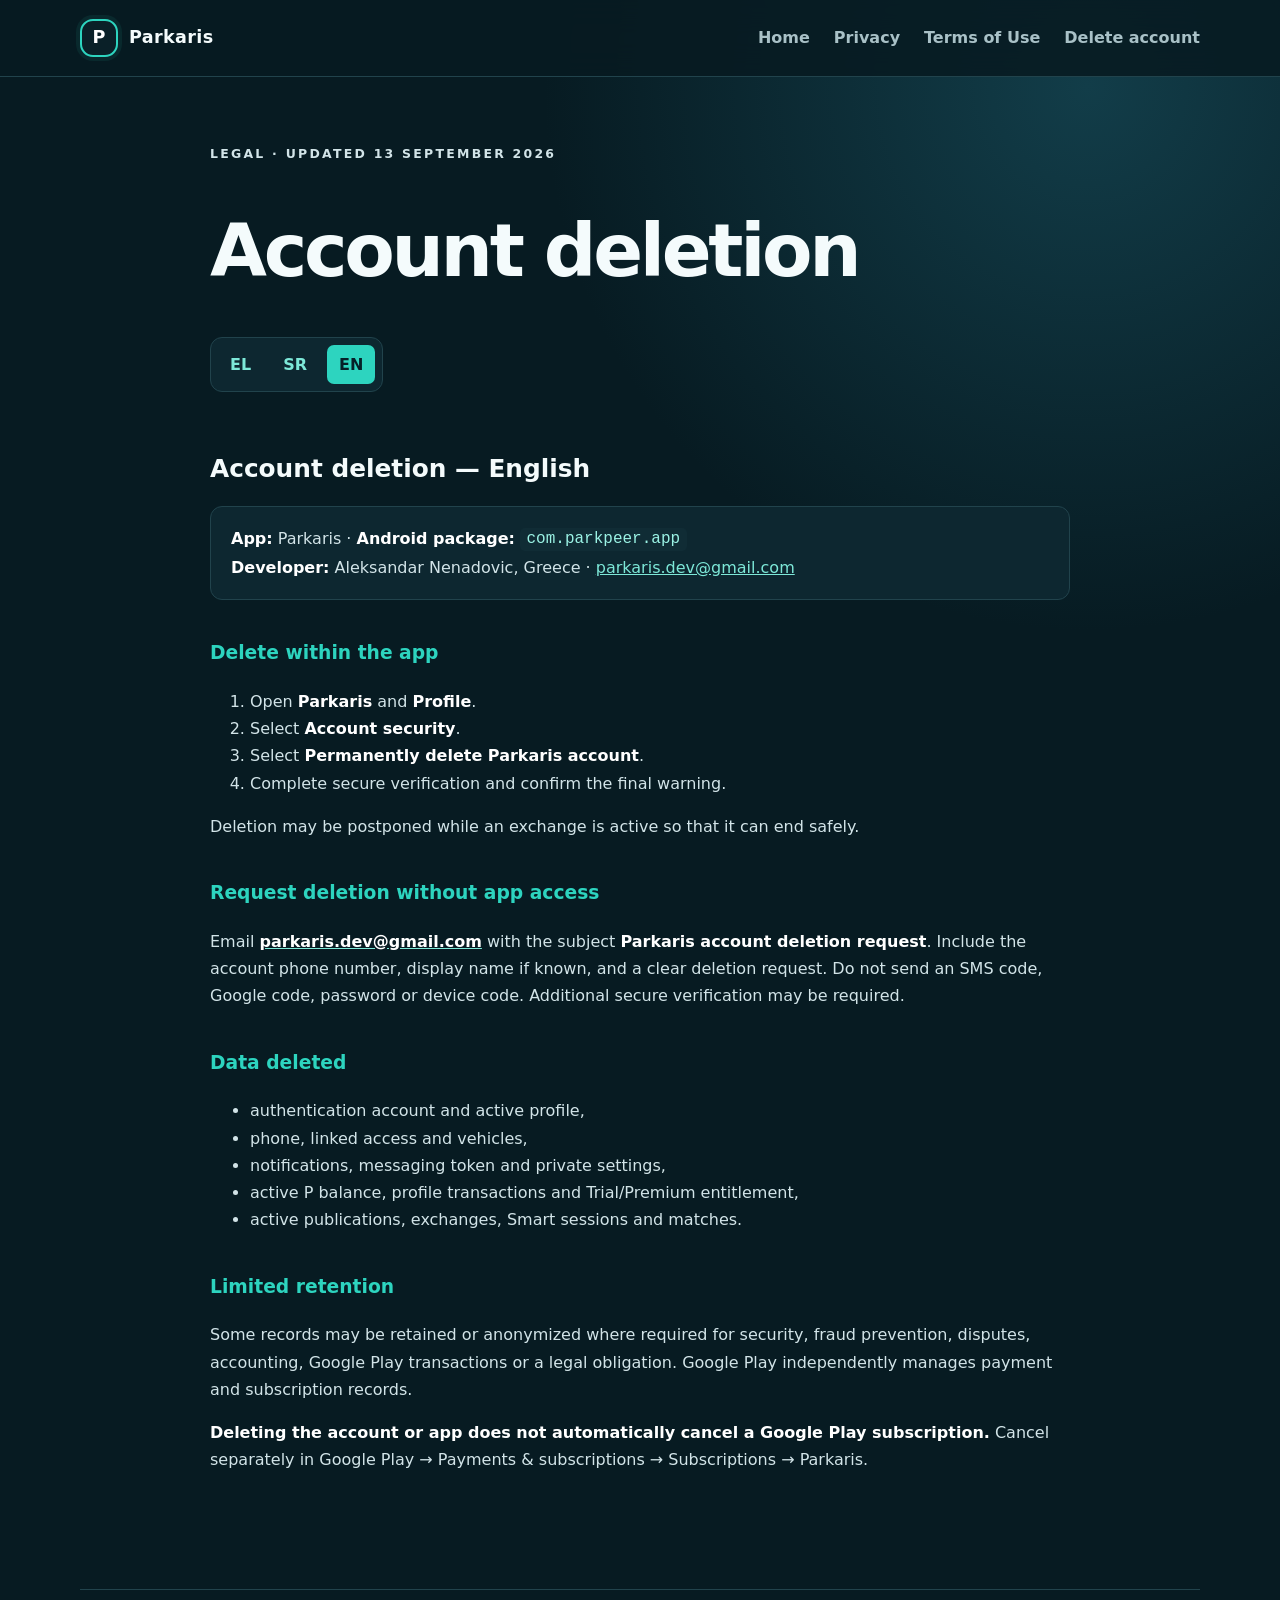
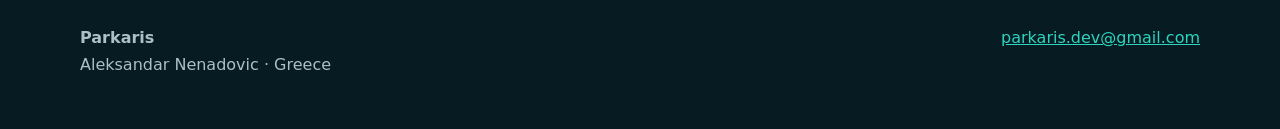
<file: en/delete-account/index.html>
<!doctype html><html lang="en"><head><meta charset="utf-8"><meta name="viewport" content="width=device-width,initial-scale=1"><meta name="theme-color" content="#071b22"><meta name="description" content="How to permanently delete a Parkaris account and associated personal data."><title>Account deletion · Parkaris</title><link rel="icon" type="image/svg+xml" href="data:image/svg+xml,%3Csvg xmlns='http://www.w3.org/2000/svg' viewBox='0 0 64 64'%3E%3Crect width='64' height='64' rx='16' fill='%23071b22'/%3E%3Ccircle cx='32' cy='32' r='22' fill='none' stroke='%232dd4bf' stroke-width='4'/%3E%3Cpath d='M24 47V17h11c8 0 13 5 13 12S43 41 35 41h-5v6zm6-12h5c4 0 7-2 7-6s-3-6-7-6h-5z' fill='white'/%3E%3C/svg%3E"><link rel="stylesheet" href="../../styles.css"></head><body><header class="topbar"><nav class="shell nav"><a class="brand" href="../../en/"><span class="mark">P</span>Parkaris</a><div class="navlinks"><a href="../../en/">Home</a><a href="../../en/privacy/">Privacy</a><a href="../../en/terms/">Terms of Use</a><a href="../../en/delete-account/">Delete account</a></div></nav></header><main class="document"><p class="eyebrow">LEGAL · UPDATED 13 SEPTEMBER 2026</p><h1>Account deletion</h1><div class="langbar"><a href="../../el/delete-account/">EL</a><a href="../../sr/delete-account/">SR</a><a href="../../en/delete-account/" class="active">EN</a></div><section class="legal-section"><h2>Account deletion — English</h2><p class="legal-note"><strong>App:</strong> Parkaris · <strong>Android package:</strong> <code>com.parkpeer.app</code><br><strong>Developer:</strong> Aleksandar Nenadovic, Greece · <a href="mailto:parkaris.dev@gmail.com">parkaris.dev@gmail.com</a></p><h3>Delete within the app</h3><ol><li>Open <strong>Parkaris</strong> and <strong>Profile</strong>.</li><li>Select <strong>Account security</strong>.</li><li>Select <strong>Permanently delete Parkaris account</strong>.</li><li>Complete secure verification and confirm the final warning.</li></ol><p>Deletion may be postponed while an exchange is active so that it can end safely.</p><h3>Request deletion without app access</h3><p>Email <a href="mailto:parkaris.dev@gmail.com"><strong>parkaris.dev@gmail.com</strong></a> with the subject <strong>Parkaris account deletion request</strong>. Include the account phone number, display name if known, and a clear deletion request. Do not send an SMS code, Google code, password or device code. Additional secure verification may be required.</p><h3>Data deleted</h3><ul><li>authentication account and active profile,</li><li>phone, linked access and vehicles,</li><li>notifications, messaging token and private settings,</li><li>active P balance, profile transactions and Trial/Premium entitlement,</li><li>active publications, exchanges, Smart sessions and matches.</li></ul><h3>Limited retention</h3><p>Some records may be retained or anonymized where required for security, fraud prevention, disputes, accounting, Google Play transactions or a legal obligation. Google Play independently manages payment and subscription records.</p><p><strong>Deleting the account or app does not automatically cancel a Google Play subscription.</strong> Cancel separately in Google Play → Payments &amp; subscriptions → Subscriptions → Parkaris.</p></section></main><footer class="shell footer"><div><strong>Parkaris</strong><br>Aleksandar Nenadovic · Greece</div><a href="mailto:parkaris.dev@gmail.com">parkaris.dev@gmail.com</a></footer></body></html>
</file>
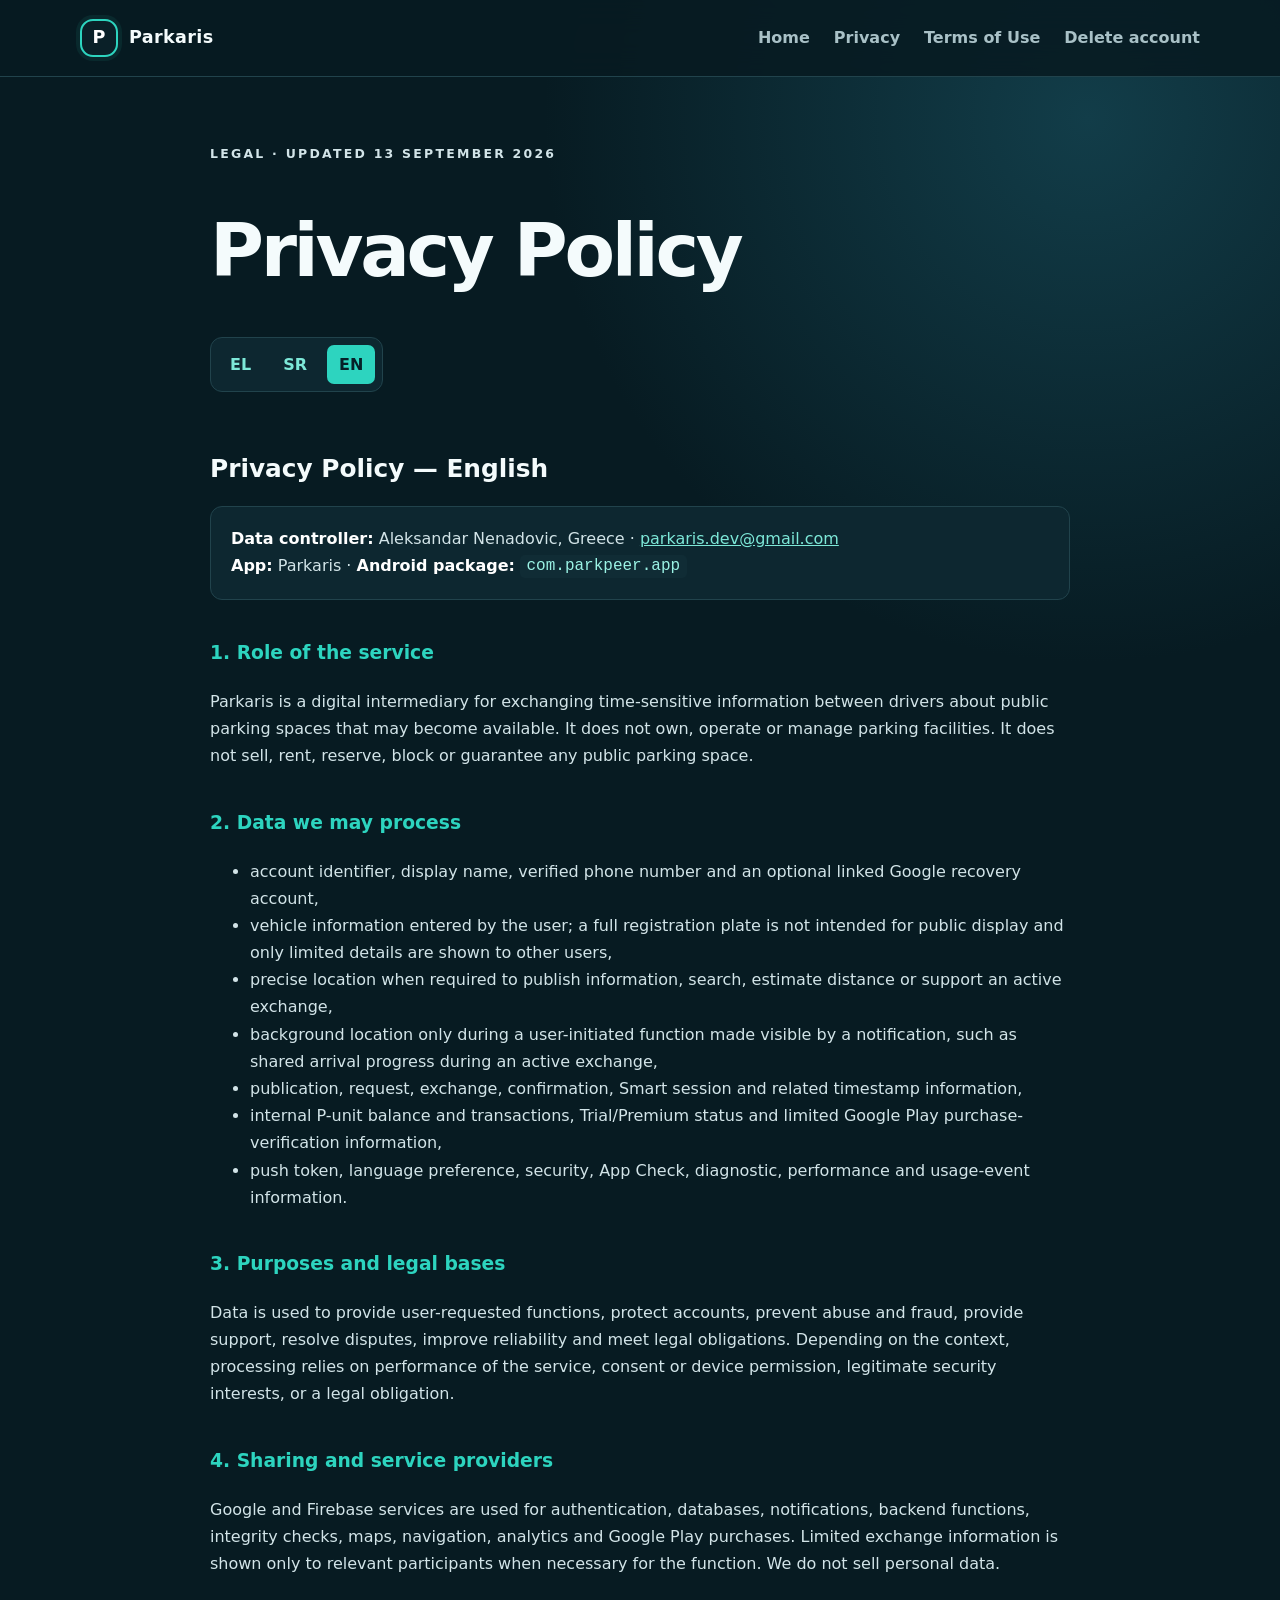
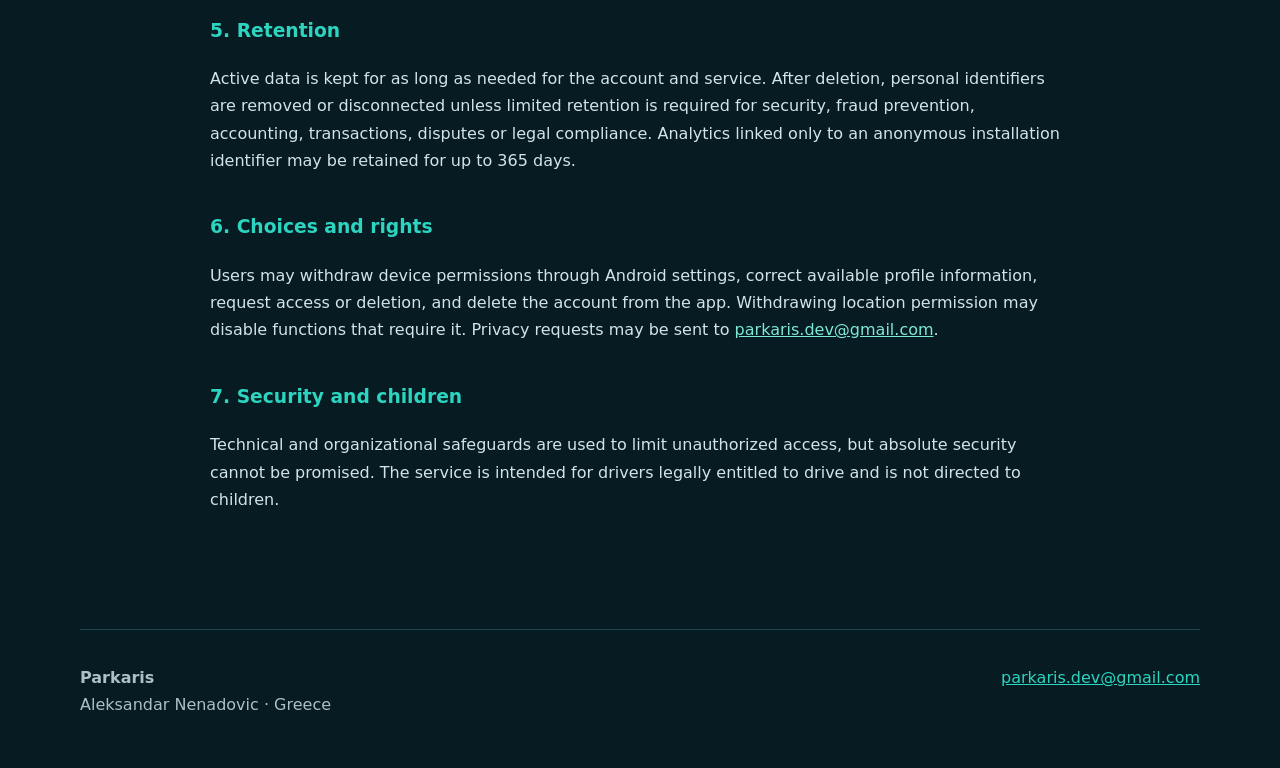
<file: en/privacy/index.html>
<!doctype html><html lang="en"><head><meta charset="utf-8"><meta name="viewport" content="width=device-width,initial-scale=1"><meta name="theme-color" content="#071b22"><meta name="description" content="How Parkaris processes account, location, vehicle and service data."><title>Privacy Policy · Parkaris</title><link rel="icon" type="image/svg+xml" href="data:image/svg+xml,%3Csvg xmlns='http://www.w3.org/2000/svg' viewBox='0 0 64 64'%3E%3Crect width='64' height='64' rx='16' fill='%23071b22'/%3E%3Ccircle cx='32' cy='32' r='22' fill='none' stroke='%232dd4bf' stroke-width='4'/%3E%3Cpath d='M24 47V17h11c8 0 13 5 13 12S43 41 35 41h-5v6zm6-12h5c4 0 7-2 7-6s-3-6-7-6h-5z' fill='white'/%3E%3C/svg%3E"><link rel="stylesheet" href="../../styles.css"></head><body><header class="topbar"><nav class="shell nav"><a class="brand" href="../../en/"><span class="mark">P</span>Parkaris</a><div class="navlinks"><a href="../../en/">Home</a><a href="../../en/privacy/">Privacy</a><a href="../../en/terms/">Terms of Use</a><a href="../../en/delete-account/">Delete account</a></div></nav></header><main class="document"><p class="eyebrow">LEGAL · UPDATED 13 SEPTEMBER 2026</p><h1>Privacy Policy</h1><div class="langbar"><a href="../../el/privacy/">EL</a><a href="../../sr/privacy/">SR</a><a href="../../en/privacy/" class="active">EN</a></div><section class="legal-section"><h2>Privacy Policy — English</h2><p class="legal-note"><strong>Data controller:</strong> Aleksandar Nenadovic, Greece · <a href="mailto:parkaris.dev@gmail.com">parkaris.dev@gmail.com</a><br><strong>App:</strong> Parkaris · <strong>Android package:</strong> <code>com.parkpeer.app</code></p><h3>1. Role of the service</h3><p>Parkaris is a digital intermediary for exchanging time-sensitive information between drivers about public parking spaces that may become available. It does not own, operate or manage parking facilities. It does not sell, rent, reserve, block or guarantee any public parking space.</p><h3>2. Data we may process</h3><ul><li>account identifier, display name, verified phone number and an optional linked Google recovery account,</li><li>vehicle information entered by the user; a full registration plate is not intended for public display and only limited details are shown to other users,</li><li>precise location when required to publish information, search, estimate distance or support an active exchange,</li><li>background location only during a user-initiated function made visible by a notification, such as shared arrival progress during an active exchange,</li><li>publication, request, exchange, confirmation, Smart session and related timestamp information,</li><li>internal P-unit balance and transactions, Trial/Premium status and limited Google Play purchase-verification information,</li><li>push token, language preference, security, App Check, diagnostic, performance and usage-event information.</li></ul><h3>3. Purposes and legal bases</h3><p>Data is used to provide user-requested functions, protect accounts, prevent abuse and fraud, provide support, resolve disputes, improve reliability and meet legal obligations. Depending on the context, processing relies on performance of the service, consent or device permission, legitimate security interests, or a legal obligation.</p><h3>4. Sharing and service providers</h3><p>Google and Firebase services are used for authentication, databases, notifications, backend functions, integrity checks, maps, navigation, analytics and Google Play purchases. Limited exchange information is shown only to relevant participants when necessary for the function. We do not sell personal data.</p><h3>5. Retention</h3><p>Active data is kept for as long as needed for the account and service. After deletion, personal identifiers are removed or disconnected unless limited retention is required for security, fraud prevention, accounting, transactions, disputes or legal compliance. Analytics linked only to an anonymous installation identifier may be retained for up to 365 days.</p><h3>6. Choices and rights</h3><p>Users may withdraw device permissions through Android settings, correct available profile information, request access or deletion, and delete the account from the app. Withdrawing location permission may disable functions that require it. Privacy requests may be sent to <a href="mailto:parkaris.dev@gmail.com">parkaris.dev@gmail.com</a>.</p><h3>7. Security and children</h3><p>Technical and organizational safeguards are used to limit unauthorized access, but absolute security cannot be promised. The service is intended for drivers legally entitled to drive and is not directed to children.</p></section></main><footer class="shell footer"><div><strong>Parkaris</strong><br>Aleksandar Nenadovic · Greece</div><a href="mailto:parkaris.dev@gmail.com">parkaris.dev@gmail.com</a></footer></body></html>
</file>
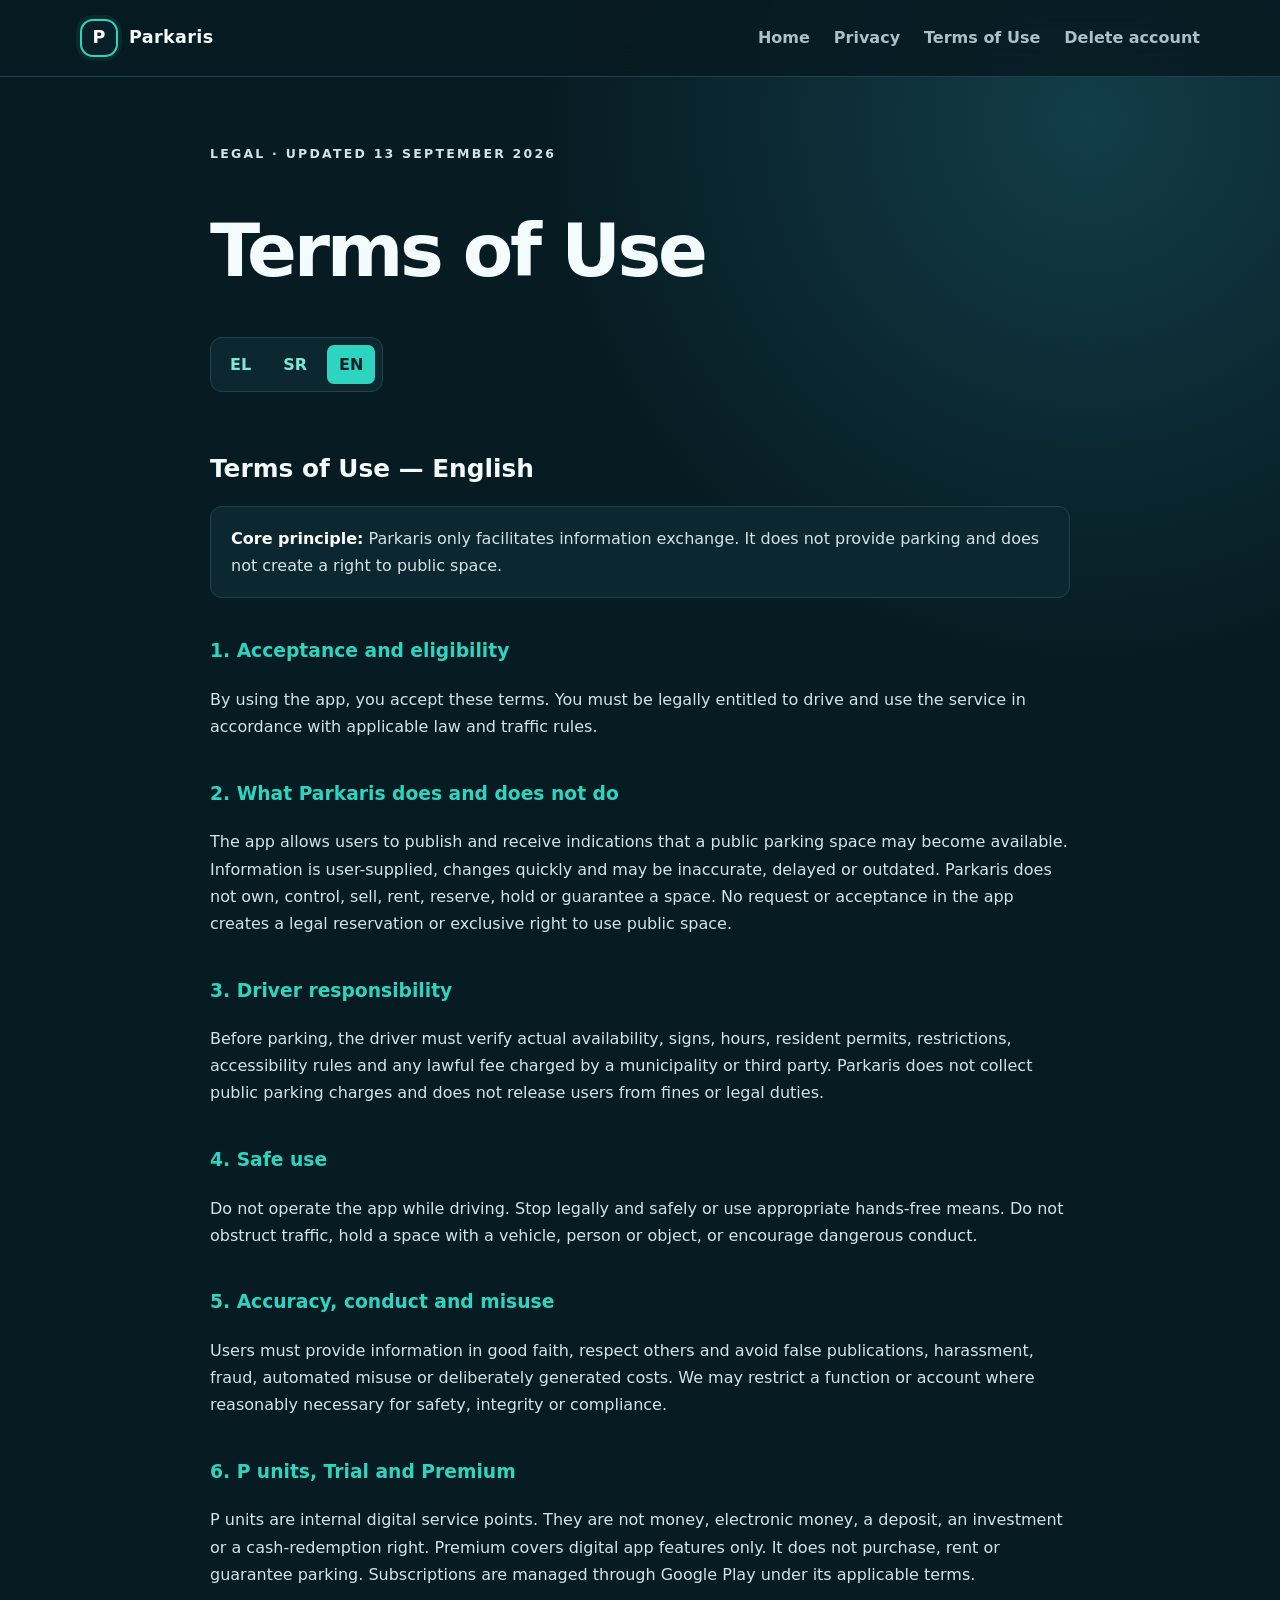
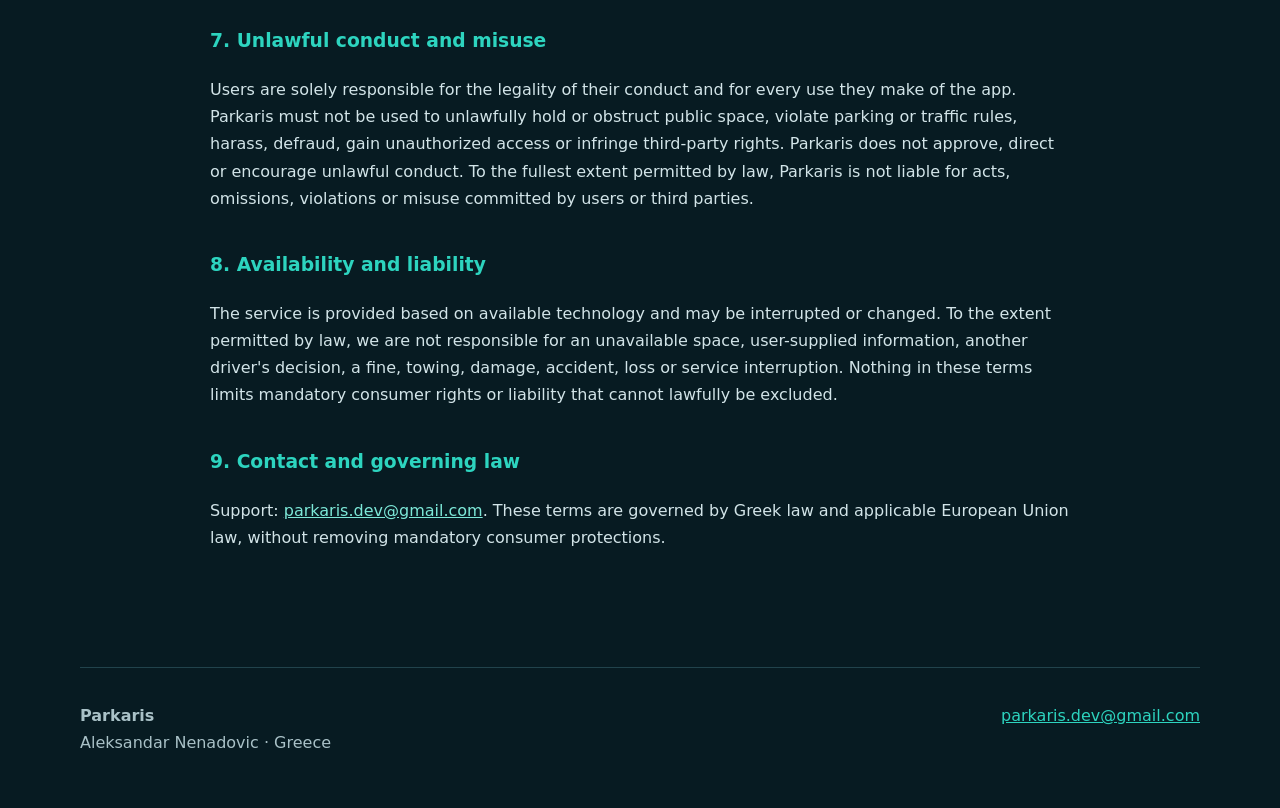
<file: en/terms/index.html>
<!doctype html><html lang="en"><head><meta charset="utf-8"><meta name="viewport" content="width=device-width,initial-scale=1"><meta name="theme-color" content="#071b22"><meta name="description" content="The role of Parkaris as an information intermediary and user responsibilities."><title>Terms of Use · Parkaris</title><link rel="icon" type="image/svg+xml" href="data:image/svg+xml,%3Csvg xmlns='http://www.w3.org/2000/svg' viewBox='0 0 64 64'%3E%3Crect width='64' height='64' rx='16' fill='%23071b22'/%3E%3Ccircle cx='32' cy='32' r='22' fill='none' stroke='%232dd4bf' stroke-width='4'/%3E%3Cpath d='M24 47V17h11c8 0 13 5 13 12S43 41 35 41h-5v6zm6-12h5c4 0 7-2 7-6s-3-6-7-6h-5z' fill='white'/%3E%3C/svg%3E"><link rel="stylesheet" href="../../styles.css"></head><body><header class="topbar"><nav class="shell nav"><a class="brand" href="../../en/"><span class="mark">P</span>Parkaris</a><div class="navlinks"><a href="../../en/">Home</a><a href="../../en/privacy/">Privacy</a><a href="../../en/terms/">Terms of Use</a><a href="../../en/delete-account/">Delete account</a></div></nav></header><main class="document"><p class="eyebrow">LEGAL · UPDATED 13 SEPTEMBER 2026</p><h1>Terms of Use</h1><div class="langbar"><a href="../../el/terms/">EL</a><a href="../../sr/terms/">SR</a><a href="../../en/terms/" class="active">EN</a></div><section class="legal-section">
<h2>Terms of Use — English</h2>
<p class="legal-note">
<strong>Core principle:</strong> Parkaris only facilitates information exchange. It does not provide parking and does not create a right to public space.</p>
<h3>1. Acceptance and eligibility</h3>
<p>By using the app, you accept these terms. You must be legally entitled to drive and use the service in accordance with applicable law and traffic rules.</p>
<h3>2. What Parkaris does and does not do</h3>
<p>The app allows users to publish and receive indications that a public parking space may become available. Information is user-supplied, changes quickly and may be inaccurate, delayed or outdated. Parkaris does not own, control, sell, rent, reserve, hold or guarantee a space. No request or acceptance in the app creates a legal reservation or exclusive right to use public space.</p>
<h3>3. Driver responsibility</h3>
<p>Before parking, the driver must verify actual availability, signs, hours, resident permits, restrictions, accessibility rules and any lawful fee charged by a municipality or third party. Parkaris does not collect public parking charges and does not release users from fines or legal duties.</p>
<h3>4. Safe use</h3>
<p>Do not operate the app while driving. Stop legally and safely or use appropriate hands-free means. Do not obstruct traffic, hold a space with a vehicle, person or object, or encourage dangerous conduct.</p>
<h3>5. Accuracy, conduct and misuse</h3>
<p>Users must provide information in good faith, respect others and avoid false publications, harassment, fraud, automated misuse or deliberately generated costs. We may restrict a function or account where reasonably necessary for safety, integrity or compliance.</p>
<h3>6. P units, Trial and Premium</h3>
<p>P units are internal digital service points. They are not money, electronic money, a deposit, an investment or a cash-redemption right. Premium covers digital app features only. It does not purchase, rent or guarantee parking. Subscriptions are managed through Google Play under its applicable terms.</p>
<h3>7. Unlawful conduct and misuse</h3>
<p>Users are solely responsible for the legality of their conduct and for every use they make of the app. Parkaris must not be used to unlawfully hold or obstruct public space, violate parking or traffic rules, harass, defraud, gain unauthorized access or infringe third-party rights. Parkaris does not approve, direct or encourage unlawful conduct. To the fullest extent permitted by law, Parkaris is not liable for acts, omissions, violations or misuse committed by users or third parties.</p>
<h3>8. Availability and liability</h3>
<p>The service is provided based on available technology and may be interrupted or changed. To the extent permitted by law, we are not responsible for an unavailable space, user-supplied information, another driver's decision, a fine, towing, damage, accident, loss or service interruption. Nothing in these terms limits mandatory consumer rights or liability that cannot lawfully be excluded.</p>
<h3>9. Contact and governing law</h3>
<p>Support: <a href="mailto:parkaris.dev@gmail.com">parkaris.dev@gmail.com</a>. These terms are governed by Greek law and applicable European Union law, without removing mandatory consumer protections.</p>
</section></main><footer class="shell footer"><div><strong>Parkaris</strong><br>Aleksandar Nenadovic · Greece</div><a href="mailto:parkaris.dev@gmail.com">parkaris.dev@gmail.com</a></footer></body></html>
</file>
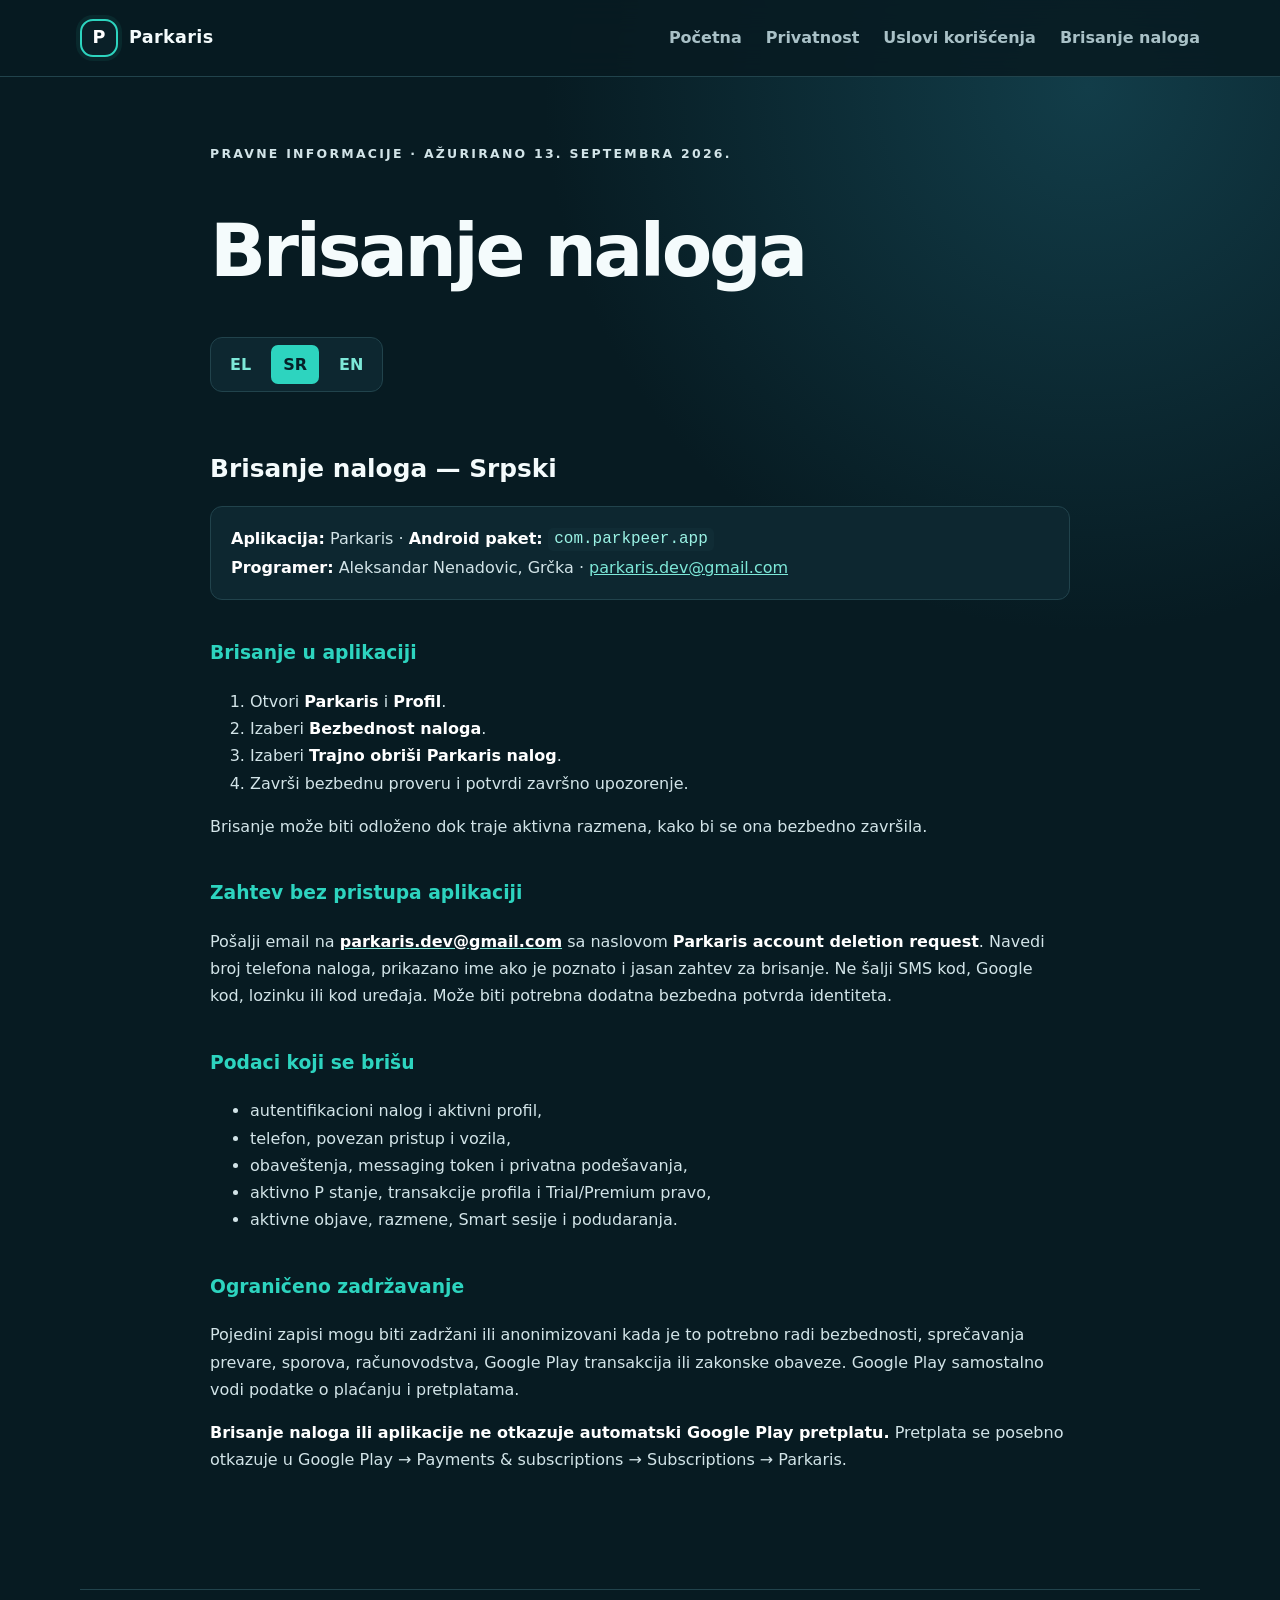
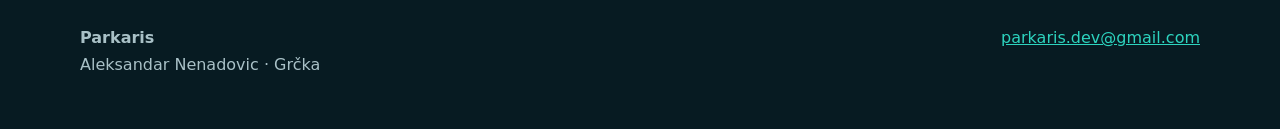
<file: sr/delete-account/index.html>
<!doctype html><html lang="sr"><head><meta charset="utf-8"><meta name="viewport" content="width=device-width,initial-scale=1"><meta name="theme-color" content="#071b22"><meta name="description" content="Kako trajno obrisati Parkaris nalog i povezane lične podatke."><title>Brisanje naloga · Parkaris</title><link rel="icon" type="image/svg+xml" href="data:image/svg+xml,%3Csvg xmlns='http://www.w3.org/2000/svg' viewBox='0 0 64 64'%3E%3Crect width='64' height='64' rx='16' fill='%23071b22'/%3E%3Ccircle cx='32' cy='32' r='22' fill='none' stroke='%232dd4bf' stroke-width='4'/%3E%3Cpath d='M24 47V17h11c8 0 13 5 13 12S43 41 35 41h-5v6zm6-12h5c4 0 7-2 7-6s-3-6-7-6h-5z' fill='white'/%3E%3C/svg%3E"><link rel="stylesheet" href="../../styles.css"></head><body><header class="topbar"><nav class="shell nav"><a class="brand" href="../../sr/"><span class="mark">P</span>Parkaris</a><div class="navlinks"><a href="../../sr/">Početna</a><a href="../../sr/privacy/">Privatnost</a><a href="../../sr/terms/">Uslovi korišćenja</a><a href="../../sr/delete-account/">Brisanje naloga</a></div></nav></header><main class="document"><p class="eyebrow">PRAVNE INFORMACIJE · AŽURIRANO 13. SEPTEMBRA 2026.</p><h1>Brisanje naloga</h1><div class="langbar"><a href="../../el/delete-account/">EL</a><a href="../../sr/delete-account/" class="active">SR</a><a href="../../en/delete-account/">EN</a></div><section class="legal-section"><h2>Brisanje naloga — Srpski</h2><p class="legal-note"><strong>Aplikacija:</strong> Parkaris · <strong>Android paket:</strong> <code>com.parkpeer.app</code><br><strong>Programer:</strong> Aleksandar Nenadovic, Grčka · <a href="mailto:parkaris.dev@gmail.com">parkaris.dev@gmail.com</a></p><h3>Brisanje u aplikaciji</h3><ol><li>Otvori <strong>Parkaris</strong> i <strong>Profil</strong>.</li><li>Izaberi <strong>Bezbednost naloga</strong>.</li><li>Izaberi <strong>Trajno obriši Parkaris nalog</strong>.</li><li>Završi bezbednu proveru i potvrdi završno upozorenje.</li></ol><p>Brisanje može biti odloženo dok traje aktivna razmena, kako bi se ona bezbedno završila.</p><h3>Zahtev bez pristupa aplikaciji</h3><p>Pošalji email na <a href="mailto:parkaris.dev@gmail.com"><strong>parkaris.dev@gmail.com</strong></a> sa naslovom <strong>Parkaris account deletion request</strong>. Navedi broj telefona naloga, prikazano ime ako je poznato i jasan zahtev za brisanje. Ne šalji SMS kod, Google kod, lozinku ili kod uređaja. Može biti potrebna dodatna bezbedna potvrda identiteta.</p><h3>Podaci koji se brišu</h3><ul><li>autentifikacioni nalog i aktivni profil,</li><li>telefon, povezan pristup i vozila,</li><li>obaveštenja, messaging token i privatna podešavanja,</li><li>aktivno P stanje, transakcije profila i Trial/Premium pravo,</li><li>aktivne objave, razmene, Smart sesije i podudaranja.</li></ul><h3>Ograničeno zadržavanje</h3><p>Pojedini zapisi mogu biti zadržani ili anonimizovani kada je to potrebno radi bezbednosti, sprečavanja prevare, sporova, računovodstva, Google Play transakcija ili zakonske obaveze. Google Play samostalno vodi podatke o plaćanju i pretplatama.</p><p><strong>Brisanje naloga ili aplikacije ne otkazuje automatski Google Play pretplatu.</strong> Pretplata se posebno otkazuje u Google Play → Payments &amp; subscriptions → Subscriptions → Parkaris.</p></section></main><footer class="shell footer"><div><strong>Parkaris</strong><br>Aleksandar Nenadovic · Grčka</div><a href="mailto:parkaris.dev@gmail.com">parkaris.dev@gmail.com</a></footer></body></html>
</file>
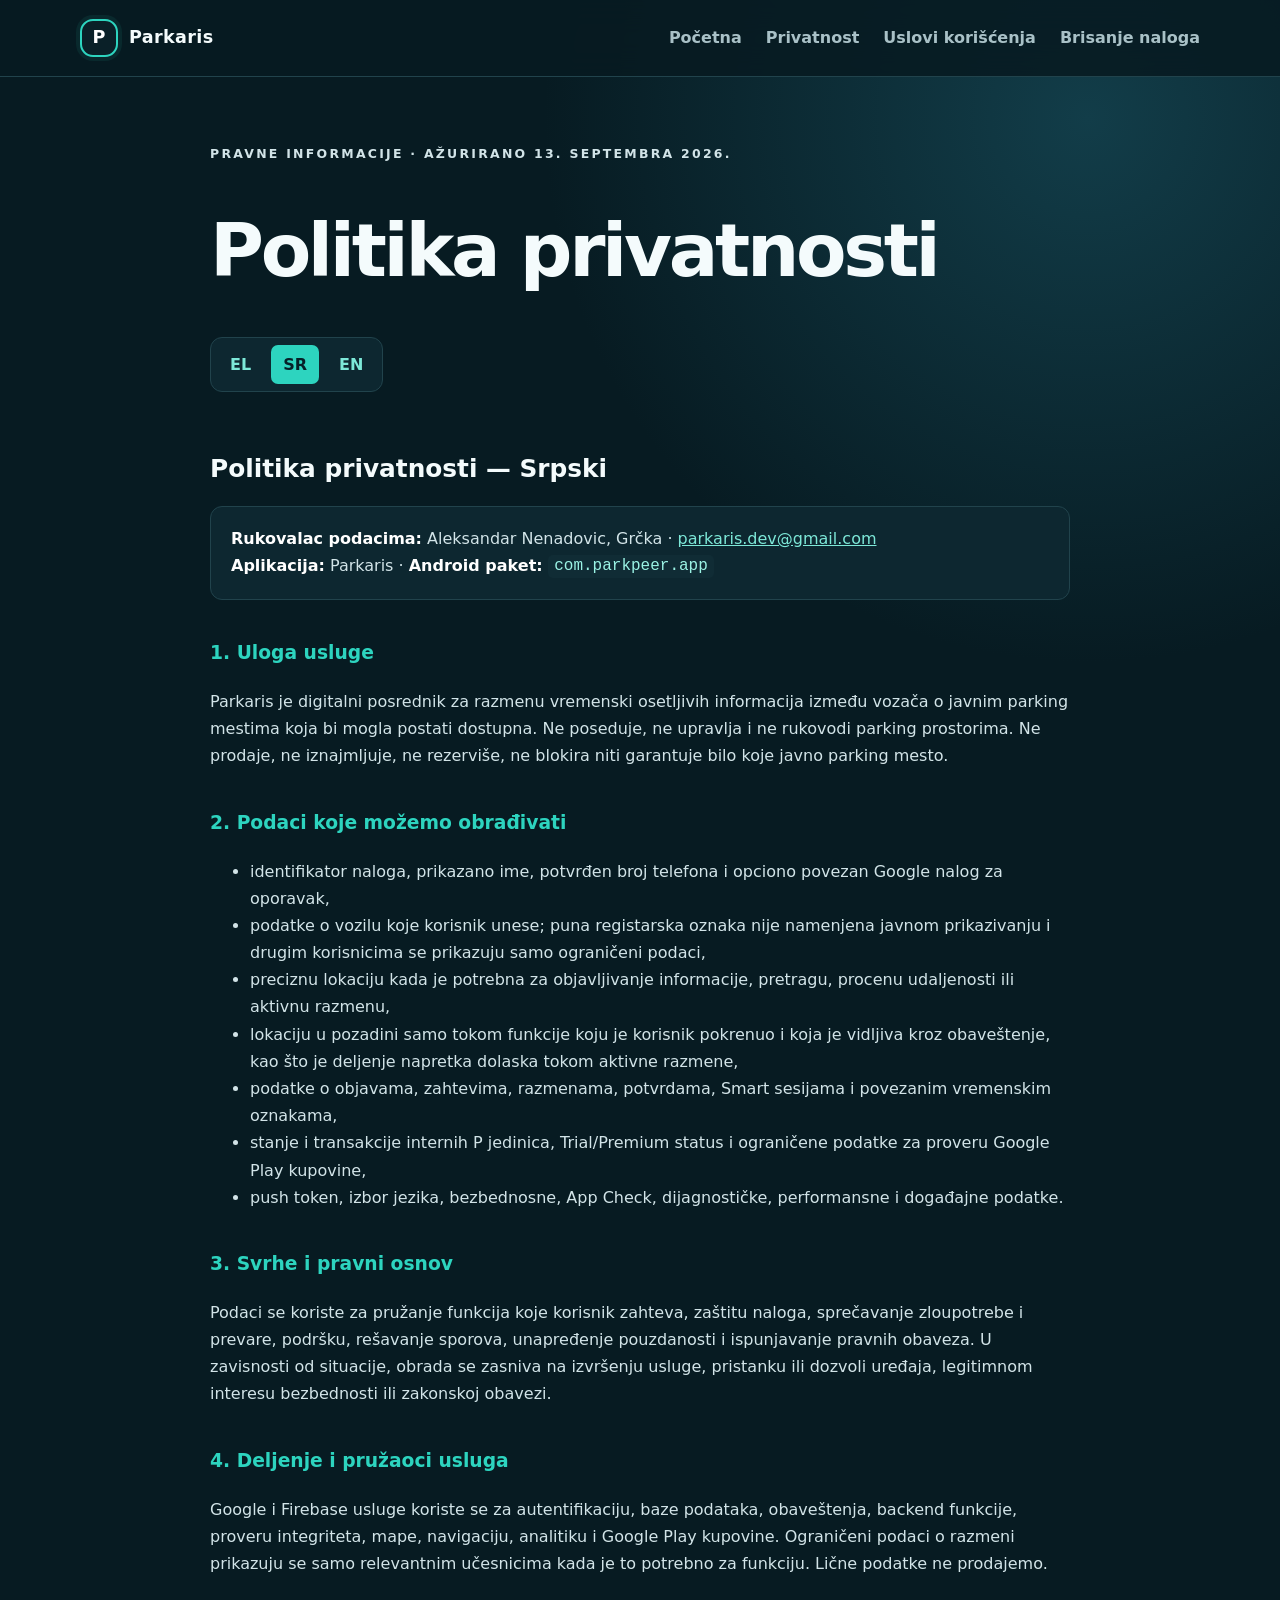
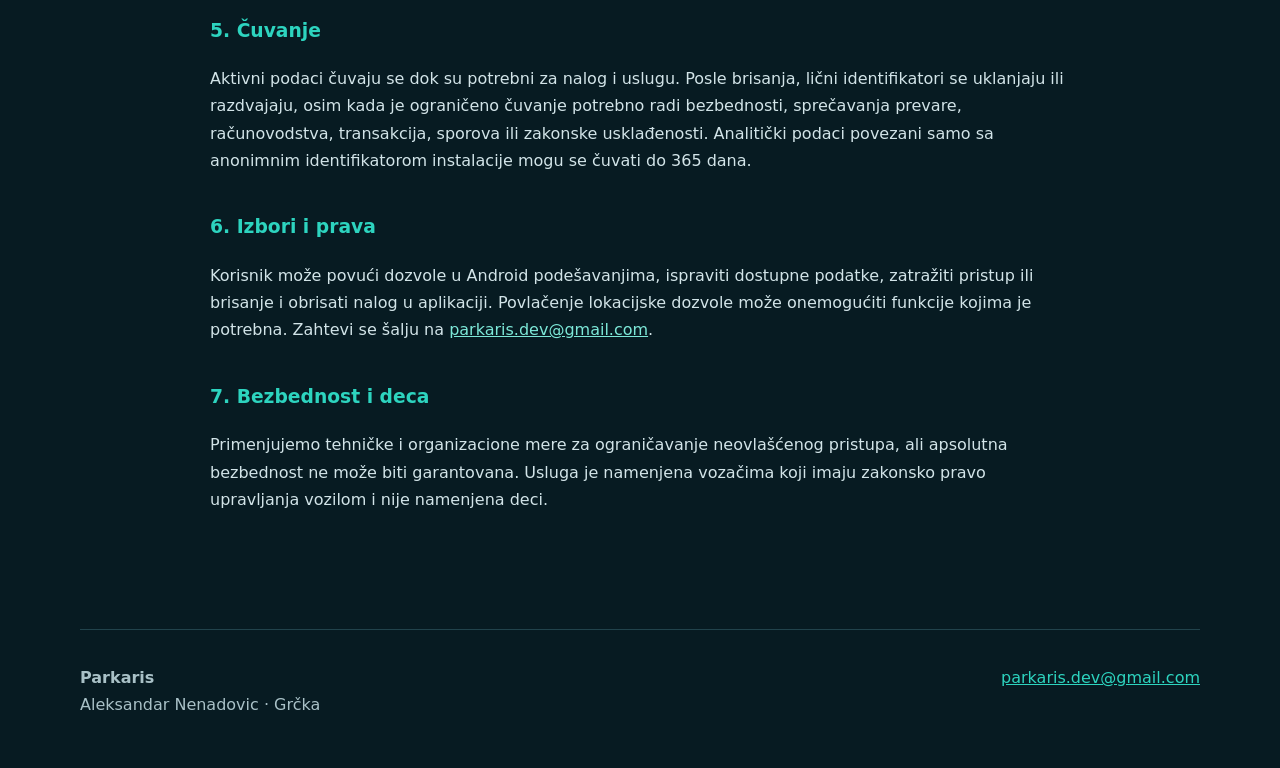
<file: sr/privacy/index.html>
<!doctype html><html lang="sr"><head><meta charset="utf-8"><meta name="viewport" content="width=device-width,initial-scale=1"><meta name="theme-color" content="#071b22"><meta name="description" content="Kako Parkaris obrađuje podatke naloga, lokacije, vozila i korišćenja usluge."><title>Politika privatnosti · Parkaris</title><link rel="icon" type="image/svg+xml" href="data:image/svg+xml,%3Csvg xmlns='http://www.w3.org/2000/svg' viewBox='0 0 64 64'%3E%3Crect width='64' height='64' rx='16' fill='%23071b22'/%3E%3Ccircle cx='32' cy='32' r='22' fill='none' stroke='%232dd4bf' stroke-width='4'/%3E%3Cpath d='M24 47V17h11c8 0 13 5 13 12S43 41 35 41h-5v6zm6-12h5c4 0 7-2 7-6s-3-6-7-6h-5z' fill='white'/%3E%3C/svg%3E"><link rel="stylesheet" href="../../styles.css"></head><body><header class="topbar"><nav class="shell nav"><a class="brand" href="../../sr/"><span class="mark">P</span>Parkaris</a><div class="navlinks"><a href="../../sr/">Početna</a><a href="../../sr/privacy/">Privatnost</a><a href="../../sr/terms/">Uslovi korišćenja</a><a href="../../sr/delete-account/">Brisanje naloga</a></div></nav></header><main class="document"><p class="eyebrow">PRAVNE INFORMACIJE · AŽURIRANO 13. SEPTEMBRA 2026.</p><h1>Politika privatnosti</h1><div class="langbar"><a href="../../el/privacy/">EL</a><a href="../../sr/privacy/" class="active">SR</a><a href="../../en/privacy/">EN</a></div><section class="legal-section"><h2>Politika privatnosti — Srpski</h2><p class="legal-note"><strong>Rukovalac podacima:</strong> Aleksandar Nenadovic, Grčka · <a href="mailto:parkaris.dev@gmail.com">parkaris.dev@gmail.com</a><br><strong>Aplikacija:</strong> Parkaris · <strong>Android paket:</strong> <code>com.parkpeer.app</code></p><h3>1. Uloga usluge</h3><p>Parkaris je digitalni posrednik za razmenu vremenski osetljivih informacija između vozača o javnim parking mestima koja bi mogla postati dostupna. Ne poseduje, ne upravlja i ne rukovodi parking prostorima. Ne prodaje, ne iznajmljuje, ne rezerviše, ne blokira niti garantuje bilo koje javno parking mesto.</p><h3>2. Podaci koje možemo obrađivati</h3><ul><li>identifikator naloga, prikazano ime, potvrđen broj telefona i opciono povezan Google nalog za oporavak,</li><li>podatke o vozilu koje korisnik unese; puna registarska oznaka nije namenjena javnom prikazivanju i drugim korisnicima se prikazuju samo ograničeni podaci,</li><li>preciznu lokaciju kada je potrebna za objavljivanje informacije, pretragu, procenu udaljenosti ili aktivnu razmenu,</li><li>lokaciju u pozadini samo tokom funkcije koju je korisnik pokrenuo i koja je vidljiva kroz obaveštenje, kao što je deljenje napretka dolaska tokom aktivne razmene,</li><li>podatke o objavama, zahtevima, razmenama, potvrdama, Smart sesijama i povezanim vremenskim oznakama,</li><li>stanje i transakcije internih P jedinica, Trial/Premium status i ograničene podatke za proveru Google Play kupovine,</li><li>push token, izbor jezika, bezbednosne, App Check, dijagnostičke, performansne i događajne podatke.</li></ul><h3>3. Svrhe i pravni osnov</h3><p>Podaci se koriste za pružanje funkcija koje korisnik zahteva, zaštitu naloga, sprečavanje zloupotrebe i prevare, podršku, rešavanje sporova, unapređenje pouzdanosti i ispunjavanje pravnih obaveza. U zavisnosti od situacije, obrada se zasniva na izvršenju usluge, pristanku ili dozvoli uređaja, legitimnom interesu bezbednosti ili zakonskoj obavezi.</p><h3>4. Deljenje i pružaoci usluga</h3><p>Google i Firebase usluge koriste se za autentifikaciju, baze podataka, obaveštenja, backend funkcije, proveru integriteta, mape, navigaciju, analitiku i Google Play kupovine. Ograničeni podaci o razmeni prikazuju se samo relevantnim učesnicima kada je to potrebno za funkciju. Lične podatke ne prodajemo.</p><h3>5. Čuvanje</h3><p>Aktivni podaci čuvaju se dok su potrebni za nalog i uslugu. Posle brisanja, lični identifikatori se uklanjaju ili razdvajaju, osim kada je ograničeno čuvanje potrebno radi bezbednosti, sprečavanja prevare, računovodstva, transakcija, sporova ili zakonske usklađenosti. Analitički podaci povezani samo sa anonimnim identifikatorom instalacije mogu se čuvati do 365 dana.</p><h3>6. Izbori i prava</h3><p>Korisnik može povući dozvole u Android podešavanjima, ispraviti dostupne podatke, zatražiti pristup ili brisanje i obrisati nalog u aplikaciji. Povlačenje lokacijske dozvole može onemogućiti funkcije kojima je potrebna. Zahtevi se šalju na <a href="mailto:parkaris.dev@gmail.com">parkaris.dev@gmail.com</a>.</p><h3>7. Bezbednost i deca</h3><p>Primenjujemo tehničke i organizacione mere za ograničavanje neovlašćenog pristupa, ali apsolutna bezbednost ne može biti garantovana. Usluga je namenjena vozačima koji imaju zakonsko pravo upravljanja vozilom i nije namenjena deci.</p></section></main><footer class="shell footer"><div><strong>Parkaris</strong><br>Aleksandar Nenadovic · Grčka</div><a href="mailto:parkaris.dev@gmail.com">parkaris.dev@gmail.com</a></footer></body></html>
</file>
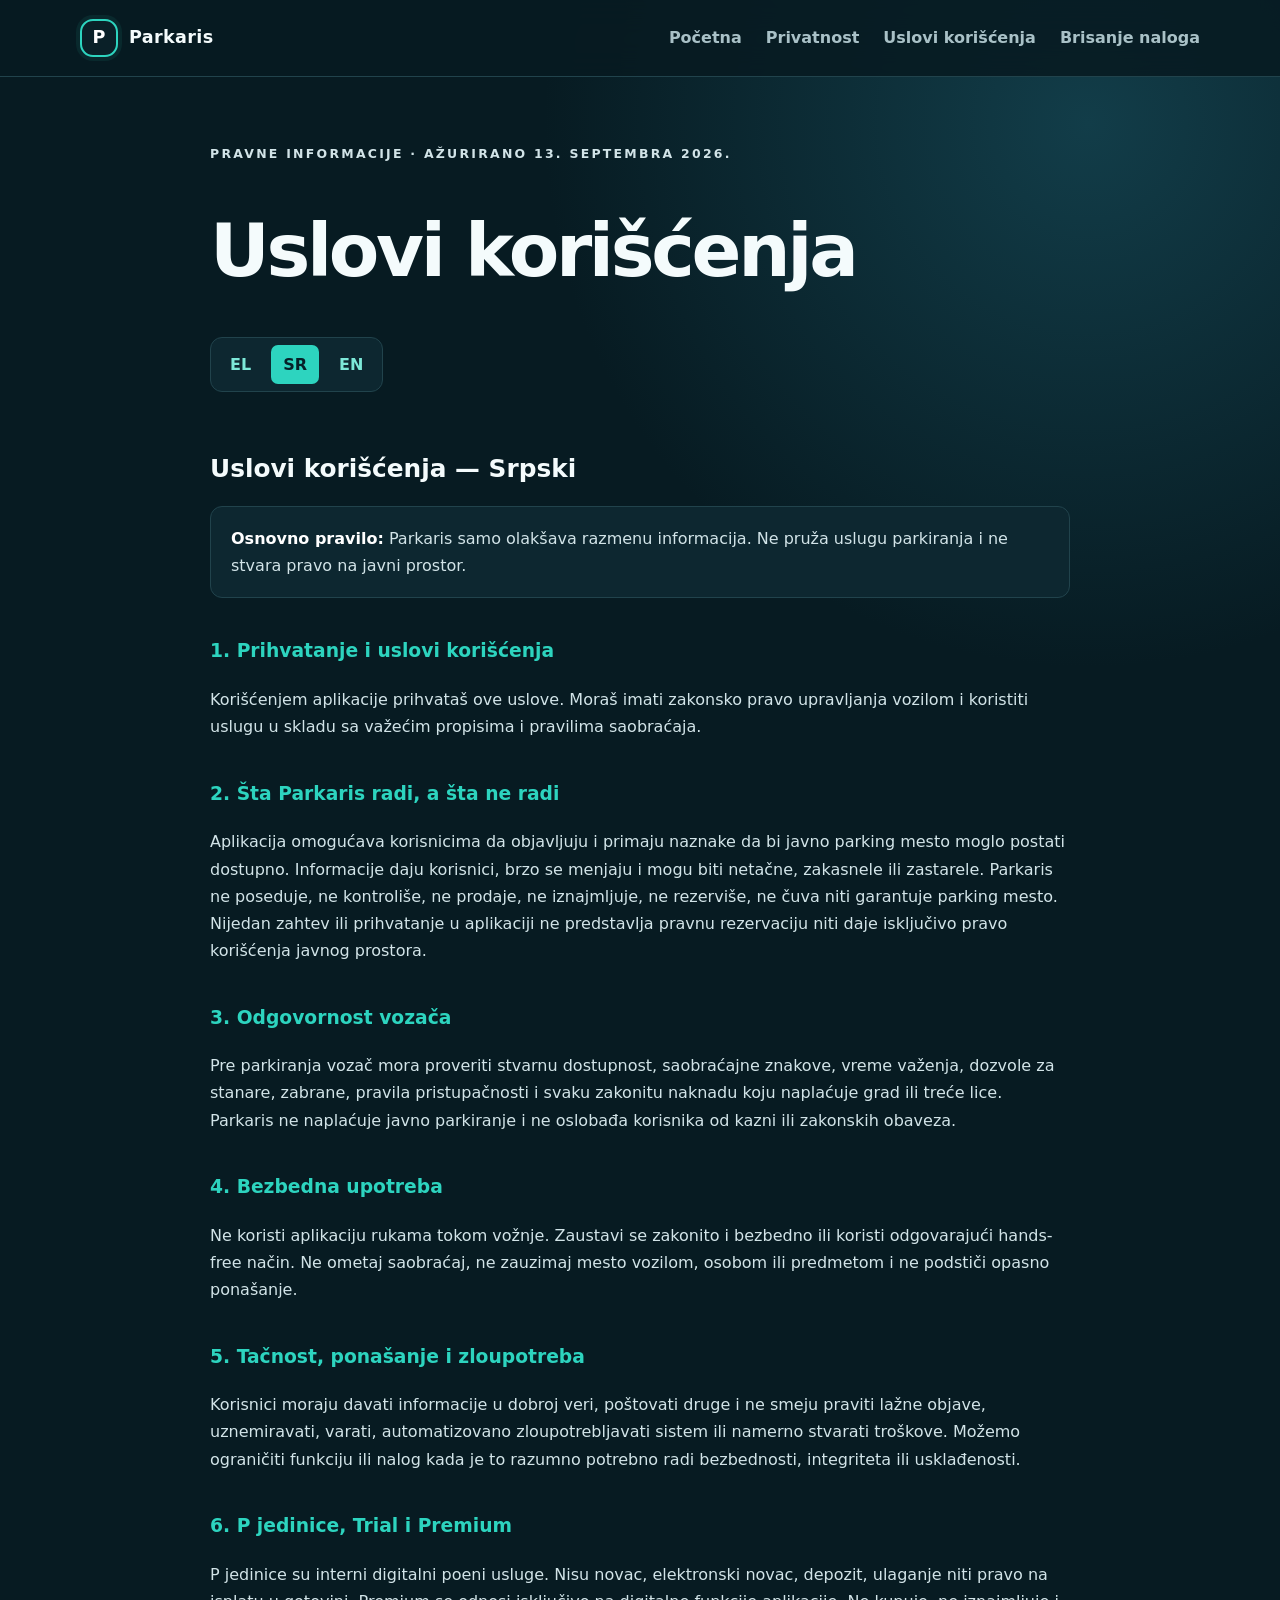
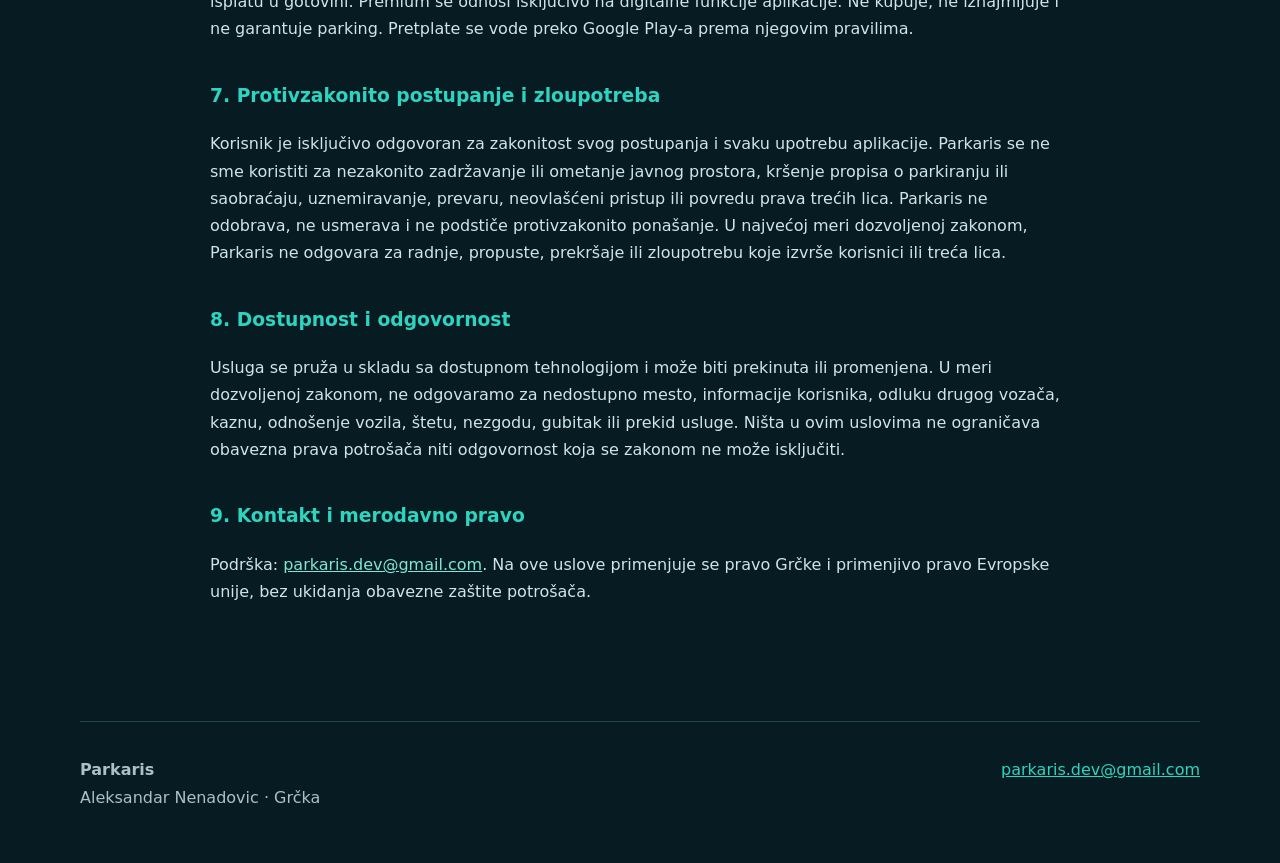
<file: sr/terms/index.html>
<!doctype html><html lang="sr"><head><meta charset="utf-8"><meta name="viewport" content="width=device-width,initial-scale=1"><meta name="theme-color" content="#071b22"><meta name="description" content="Uloga Parkarisa kao posrednika za razmenu informacija i odgovornosti korisnika."><title>Uslovi korišćenja · Parkaris</title><link rel="icon" type="image/svg+xml" href="data:image/svg+xml,%3Csvg xmlns='http://www.w3.org/2000/svg' viewBox='0 0 64 64'%3E%3Crect width='64' height='64' rx='16' fill='%23071b22'/%3E%3Ccircle cx='32' cy='32' r='22' fill='none' stroke='%232dd4bf' stroke-width='4'/%3E%3Cpath d='M24 47V17h11c8 0 13 5 13 12S43 41 35 41h-5v6zm6-12h5c4 0 7-2 7-6s-3-6-7-6h-5z' fill='white'/%3E%3C/svg%3E"><link rel="stylesheet" href="../../styles.css"></head><body><header class="topbar"><nav class="shell nav"><a class="brand" href="../../sr/"><span class="mark">P</span>Parkaris</a><div class="navlinks"><a href="../../sr/">Početna</a><a href="../../sr/privacy/">Privatnost</a><a href="../../sr/terms/">Uslovi korišćenja</a><a href="../../sr/delete-account/">Brisanje naloga</a></div></nav></header><main class="document"><p class="eyebrow">PRAVNE INFORMACIJE · AŽURIRANO 13. SEPTEMBRA 2026.</p><h1>Uslovi korišćenja</h1><div class="langbar"><a href="../../el/terms/">EL</a><a href="../../sr/terms/" class="active">SR</a><a href="../../en/terms/">EN</a></div><section class="legal-section">
<h2>Uslovi korišćenja — Srpski</h2>
<p class="legal-note">
<strong>Osnovno pravilo:</strong> Parkaris samo olakšava razmenu informacija. Ne pruža uslugu parkiranja i ne stvara pravo na javni prostor.</p>
<h3>1. Prihvatanje i uslovi korišćenja</h3>
<p>Korišćenjem aplikacije prihvataš ove uslove. Moraš imati zakonsko pravo upravljanja vozilom i koristiti uslugu u skladu sa važećim propisima i pravilima saobraćaja.</p>
<h3>2. Šta Parkaris radi, a šta ne radi</h3>
<p>Aplikacija omogućava korisnicima da objavljuju i primaju naznake da bi javno parking mesto moglo postati dostupno. Informacije daju korisnici, brzo se menjaju i mogu biti netačne, zakasnele ili zastarele. Parkaris ne poseduje, ne kontroliše, ne prodaje, ne iznajmljuje, ne rezerviše, ne čuva niti garantuje parking mesto. Nijedan zahtev ili prihvatanje u aplikaciji ne predstavlja pravnu rezervaciju niti daje isključivo pravo korišćenja javnog prostora.</p>
<h3>3. Odgovornost vozača</h3>
<p>Pre parkiranja vozač mora proveriti stvarnu dostupnost, saobraćajne znakove, vreme važenja, dozvole za stanare, zabrane, pravila pristupačnosti i svaku zakonitu naknadu koju naplaćuje grad ili treće lice. Parkaris ne naplaćuje javno parkiranje i ne oslobađa korisnika od kazni ili zakonskih obaveza.</p>
<h3>4. Bezbedna upotreba</h3>
<p>Ne koristi aplikaciju rukama tokom vožnje. Zaustavi se zakonito i bezbedno ili koristi odgovarajući hands-free način. Ne ometaj saobraćaj, ne zauzimaj mesto vozilom, osobom ili predmetom i ne podstiči opasno ponašanje.</p>
<h3>5. Tačnost, ponašanje i zloupotreba</h3>
<p>Korisnici moraju davati informacije u dobroj veri, poštovati druge i ne smeju praviti lažne objave, uznemiravati, varati, automatizovano zloupotrebljavati sistem ili namerno stvarati troškove. Možemo ograničiti funkciju ili nalog kada je to razumno potrebno radi bezbednosti, integriteta ili usklađenosti.</p>
<h3>6. P jedinice, Trial i Premium</h3>
<p>P jedinice su interni digitalni poeni usluge. Nisu novac, elektronski novac, depozit, ulaganje niti pravo na isplatu u gotovini. Premium se odnosi isključivo na digitalne funkcije aplikacije. Ne kupuje, ne iznajmljuje i ne garantuje parking. Pretplate se vode preko Google Play-a prema njegovim pravilima.</p>
<h3>7. Protivzakonito postupanje i zloupotreba</h3>
<p>Korisnik je isključivo odgovoran za zakonitost svog postupanja i svaku upotrebu aplikacije. Parkaris se ne sme koristiti za nezakonito zadržavanje ili ometanje javnog prostora, kršenje propisa o parkiranju ili saobraćaju, uznemiravanje, prevaru, neovlašćeni pristup ili povredu prava trećih lica. Parkaris ne odobrava, ne usmerava i ne podstiče protivzakonito ponašanje. U najvećoj meri dozvoljenoj zakonom, Parkaris ne odgovara za radnje, propuste, prekršaje ili zloupotrebu koje izvrše korisnici ili treća lica.</p>
<h3>8. Dostupnost i odgovornost</h3>
<p>Usluga se pruža u skladu sa dostupnom tehnologijom i može biti prekinuta ili promenjena. U meri dozvoljenoj zakonom, ne odgovaramo za nedostupno mesto, informacije korisnika, odluku drugog vozača, kaznu, odnošenje vozila, štetu, nezgodu, gubitak ili prekid usluge. Ništa u ovim uslovima ne ograničava obavezna prava potrošača niti odgovornost koja se zakonom ne može isključiti.</p>
<h3>9. Kontakt i merodavno pravo</h3>
<p>Podrška: <a href="mailto:parkaris.dev@gmail.com">parkaris.dev@gmail.com</a>. Na ove uslove primenjuje se pravo Grčke i primenjivo pravo Evropske unije, bez ukidanja obavezne zaštite potrošača.</p>
</section></main><footer class="shell footer"><div><strong>Parkaris</strong><br>Aleksandar Nenadovic · Grčka</div><a href="mailto:parkaris.dev@gmail.com">parkaris.dev@gmail.com</a></footer></body></html>
</file>
<file: styles.css>
:root{color-scheme:dark;--bg:#071b22;--surface:#0d2730;--surface2:#12333d;--text:#f4fbfc;--muted:#a9c1c7;--line:#21434c;--brand:#2dd4bf;--accent:#ff8a3d;--max:1120px}*{box-sizing:border-box}html{scroll-behavior:smooth}body{margin:0;background:radial-gradient(circle at 85% 5%,#123d49 0,transparent 34rem),var(--bg);color:var(--text);font:16px/1.7 Inter,ui-sans-serif,system-ui,-apple-system,BlinkMacSystemFont,"Segoe UI",sans-serif}a{color:inherit}.shell{width:min(calc(100% - 40px),var(--max));margin-inline:auto}.topbar{position:sticky;top:0;z-index:10;background:rgba(7,27,34,.88);border-bottom:1px solid var(--line);backdrop-filter:blur(16px)}.nav{min-height:76px;display:flex;align-items:center;justify-content:space-between;gap:24px}.brand{display:flex;align-items:center;gap:11px;text-decoration:none;font-size:1.1rem;font-weight:800;letter-spacing:.02em}.mark{width:38px;height:38px;border:2px solid var(--brand);border-radius:13px;display:grid;place-items:center;color:#fff;background:#0a2028;box-shadow:0 0 0 4px rgba(45,212,191,.08)}.navlinks{display:flex;gap:24px}.navlinks a,.langbar a{text-decoration:none;color:var(--muted);font-weight:650}.navlinks a:hover,.navlinks a:focus,.langbar a:hover,.langbar a:focus{color:var(--brand)}.hero{padding:clamp(70px,11vw,140px) 0 64px}.eyebrow{color:var(--brand);font-size:.78rem;font-weight:850;letter-spacing:.18em}.hero h1{max-width:900px;margin:.2em 0;font-size:clamp(2.8rem,8vw,6.8rem);line-height:.95;letter-spacing:-.055em}.hero h1 span{color:var(--muted)}.lede{max-width:760px;font-size:clamp(1.08rem,2vw,1.35rem);color:#d2e4e8}.notice{margin-top:36px;max-width:820px;padding:22px 24px;border:1px solid #39606a;border-left:4px solid var(--accent);border-radius:8px;background:rgba(18,51,61,.75)}.notice strong{color:#ffc39d}.notice p{margin:.25rem 0 0}.cards{display:grid;grid-template-columns:repeat(3,1fr);gap:16px;padding-bottom:96px}.card{padding:28px;border:1px solid var(--line);border-radius:18px;background:linear-gradient(145deg,var(--surface),#0a2129);text-decoration:none;transition:.2s transform,.2s border-color}.card:hover,.card:focus{transform:translateY(-4px);border-color:var(--brand)}.card span{color:var(--brand);font:800 .75rem/1 monospace}.card h2{margin:.75rem 0 .4rem;line-height:1.2}.card p{margin:0;color:var(--muted)}.document{width:min(calc(100% - 40px),860px);margin:0 auto;padding:54px 0 100px}.document h1{font-size:clamp(2.3rem,6vw,4.6rem);line-height:1;letter-spacing:-.045em}.document h2{margin-top:2.5em;font-size:1.55rem;line-height:1.25}.document h3{margin-top:2em;color:var(--brand)}.document p,.document li{color:#d2e4e8}.document strong{color:#fff}.document code{padding:.15em .4em;border-radius:5px;background:#102c35;color:#9bf3e5}.document a{color:#7de8d8}.langbar{display:flex;gap:8px;margin:22px 0 38px;padding:7px;border:1px solid var(--line);border-radius:12px;background:var(--surface);width:max-content}.langbar a{padding:6px 12px;border-radius:7px}.langbar a.active{background:var(--brand);color:#062028}.legal-section{scroll-margin-top:100px}.separator{height:1px;margin:64px 0;background:var(--line)}.legal-note{padding:18px 20px;border:1px solid var(--line);border-radius:12px;background:var(--surface)}.footer{display:flex;justify-content:space-between;gap:24px;padding:34px 0 52px;border-top:1px solid var(--line);color:var(--muted)}.footer a{color:var(--brand)}@media(max-width:760px){.nav{align-items:flex-start;padding:15px 0}.navlinks{max-width:62%;gap:10px;flex-wrap:wrap;justify-content:flex-end;font-size:.82rem}.cards{grid-template-columns:1fr}.hero{padding-top:64px}.footer{flex-direction:column}.document{padding-top:34px}}@media(prefers-reduced-motion:reduce){html{scroll-behavior:auto}.card{transition:none}}

/* Multilingual GitHub Pages refinements */
.langbar{flex-wrap:wrap}.cards .card{text-decoration:none}
</file>
